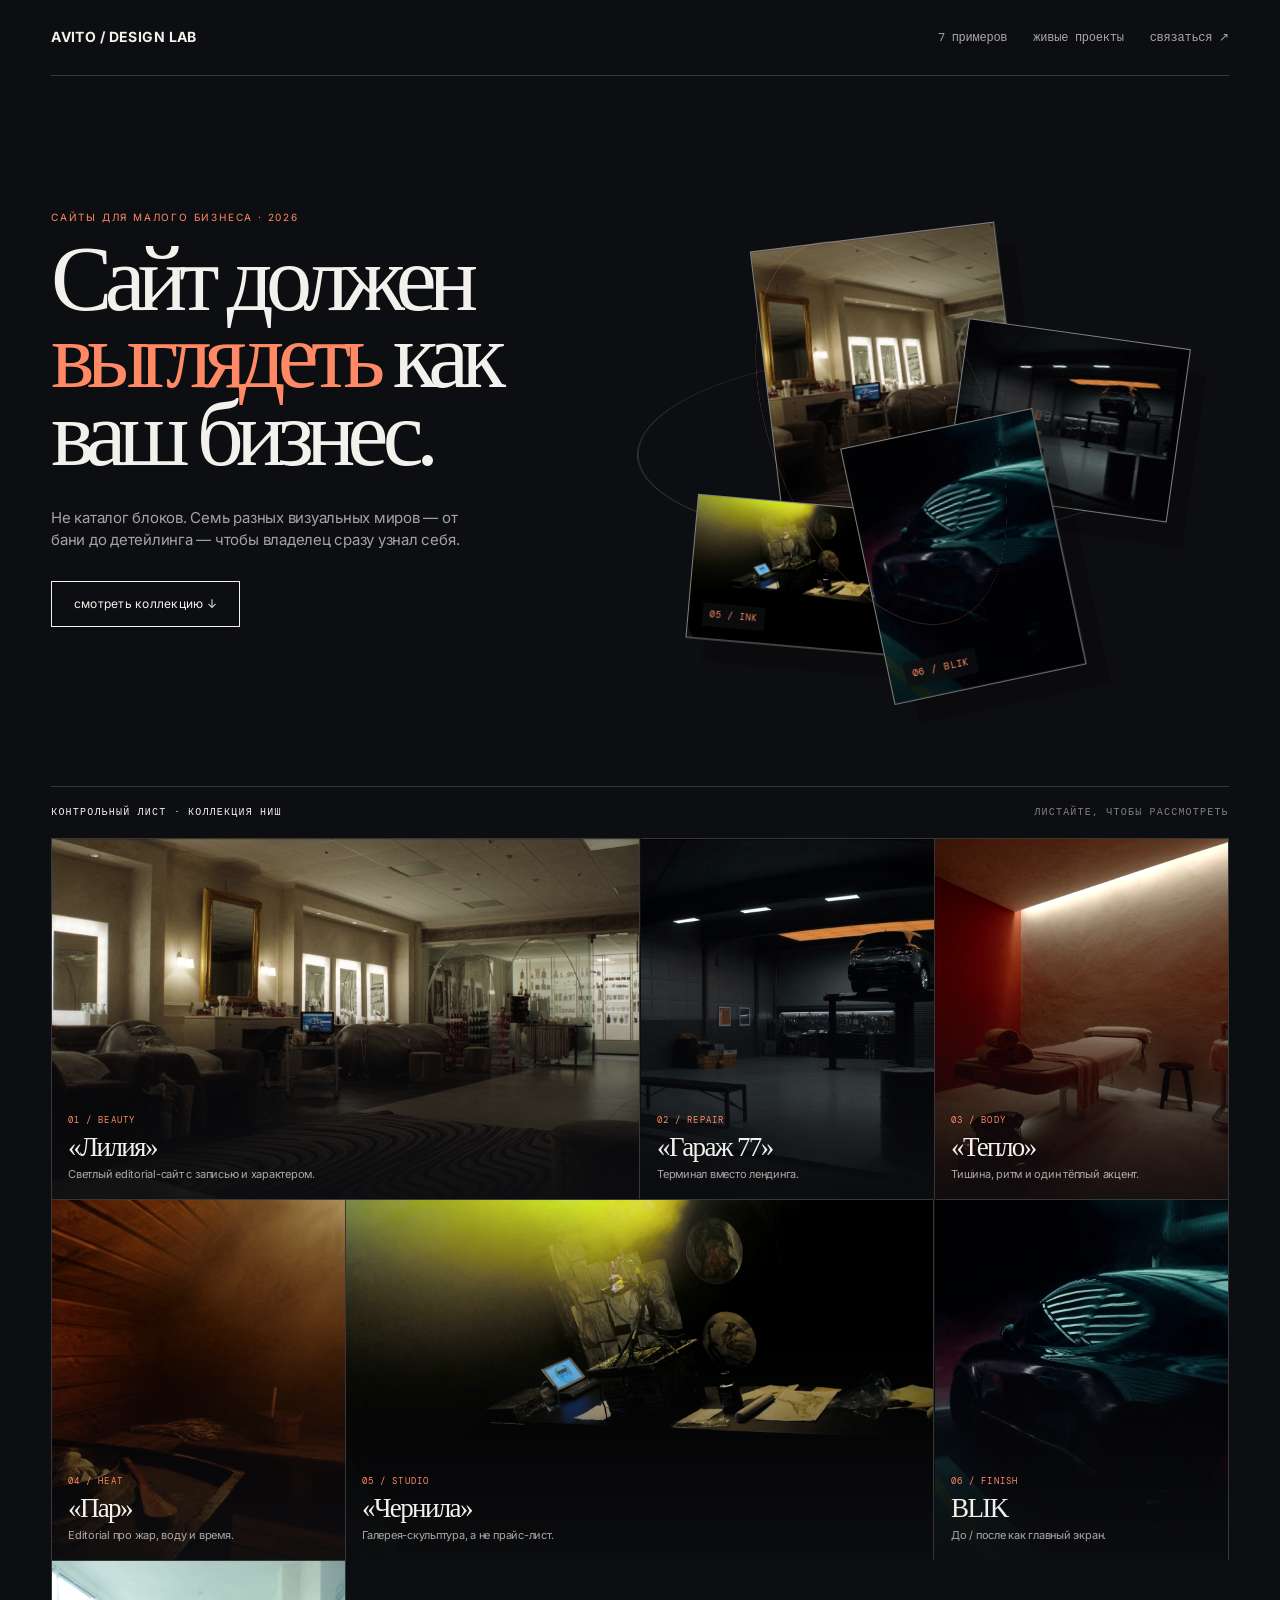
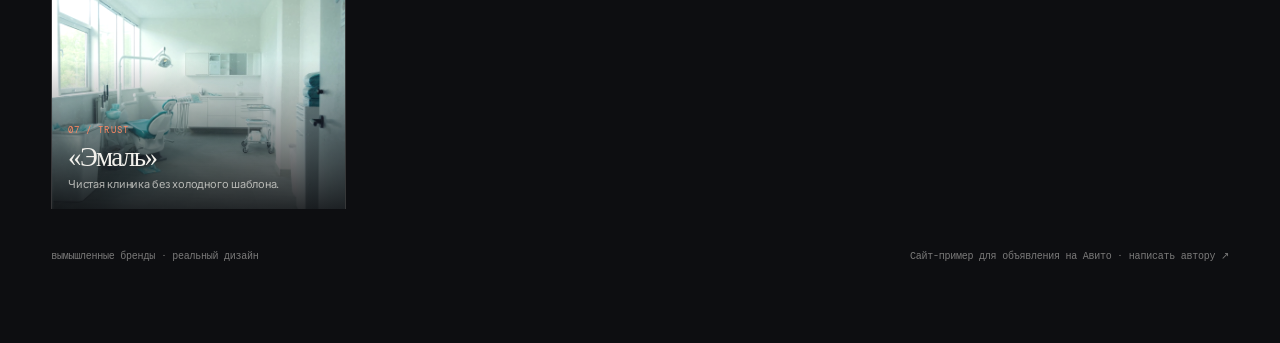
<file: index.html>
<!doctype html>
<html lang="ru">
<head>
  <meta charset="UTF-8">
  <meta name="viewport" content="width=device-width, initial-scale=1.0">
  <title>AVITO / Design Lab — сайты для бизнеса</title>
  <meta name="robots" content="noindex">
  <link rel="preconnect" href="https://fonts.googleapis.com">
  <link rel="preconnect" href="https://fonts.gstatic.com" crossorigin>
  <link href="https://fonts.googleapis.com/css2?family=DM+Mono:wght@400;500&family=Inter:wght@400;500;600;700&display=swap" rel="stylesheet">
  <link rel="stylesheet" href="redesign.css">
  <script src="redesign.js" defer></script>
</head>
<body class="rebuild site-index">
  <div class="r-page">
    <header class="r-wrap r-nav">
      <a class="r-wordmark" href="./">AVITO / DESIGN LAB</a>
      <nav class="r-nav-links">
        <a href="#examples">7 примеров</a>
        <a href="#live">живые проекты</a>
        <a href="mailto:ilyabargmgmt@gmail.com">связаться ↗</a>
      </nav>
    </header>

    <main>
      <section class="r-wrap index-hero">
        <div class="index-hero-copy" data-reveal>
          <p class="r-eyebrow">сайты для малого бизнеса · 2026</p>
          <h1>Сайт должен <em>выглядеть</em> как ваш бизнес.</h1>
          <p>Не каталог блоков. Семь разных визуальных миров — от бани до детейлинга — чтобы владелец сразу узнал себя.</p>
          <a class="r-button" href="#examples">смотреть коллекцию ↓</a>
        </div>
        <div class="index-orbit" data-tilt aria-hidden="true">
          <figure class="index-object index-object-a"><img src="assets/salon.jpg" alt=""><span class="r-stamp">01 / salon</span></figure>
          <figure class="index-object index-object-b"><img src="assets/autoservice.jpg" alt=""><span class="r-stamp">02 / garage</span></figure>
          <figure class="index-object index-object-c"><img src="assets/tattoo.jpg" alt=""><span class="r-stamp">05 / ink</span></figure>
          <figure class="index-object index-object-d"><img src="assets/detailing.jpg" alt=""><span class="r-stamp">06 / blik</span></figure>
        </div>
      </section>

      <section class="r-wrap index-sheet" id="examples">
        <div class="index-sheet-head"><span>контрольный лист · коллекция ниш</span><span>листайте, чтобы рассмотреть</span></div>
        <div class="index-grid">
          <a class="index-tile index-tile-wide" href="salon/" data-reveal>
            <img src="assets/salon.jpg" alt="Интерьер салона красоты">
            <div class="index-tile-copy"><small>01 / beauty</small><strong>«Лилия»</strong><span>Светлый editorial-сайт с записью и характером.</span></div>
          </a>
          <a class="index-tile" href="autoservice/" data-reveal>
            <img src="assets/autoservice.jpg" alt="Автомобиль в автосервисе">
            <div class="index-tile-copy"><small>02 / repair</small><strong>«Гараж 77»</strong><span>Терминал вместо лендинга.</span></div>
          </a>
          <a class="index-tile" href="spa/" data-reveal>
            <img src="assets/spa.jpg" alt="Кабинет SPA">
            <div class="index-tile-copy"><small>03 / body</small><strong>«Тепло»</strong><span>Тишина, ритм и один тёплый акцент.</span></div>
          </a>
          <a class="index-tile" href="banya/" data-reveal>
            <img src="assets/banya.jpg" alt="Парная баня">
            <div class="index-tile-copy"><small>04 / heat</small><strong>«Пар»</strong><span>Editorial про жар, воду и время.</span></div>
          </a>
          <a class="index-tile index-tile-wide" href="tattoo/" data-reveal>
            <img src="assets/tattoo.jpg" alt="Рабочее место тату-мастера">
            <div class="index-tile-copy"><small>05 / studio</small><strong>«Чернила»</strong><span>Галерея-скульптура, а не прайс-лист.</span></div>
          </a>
          <a class="index-tile" href="detailing/" data-reveal>
            <img src="assets/detailing.jpg" alt="Автомобиль в детейлинг-центре">
            <div class="index-tile-copy"><small>06 / finish</small><strong>BLIK</strong><span>До / после как главный экран.</span></div>
          </a>
          <a class="index-tile" href="dental/" data-reveal>
            <img src="assets/dental.jpg" alt="Стоматологический кабинет">
            <div class="index-tile-copy"><small>07 / trust</small><strong>«Эмаль»</strong><span>Чистая клиника без холодного шаблона.</span></div>
          </a>
        </div>
      </section>

      <section class="r-wrap index-footer" id="live">
        <span>вымышленные бренды · реальный дизайн</span>
        <span>Сайт-пример для объявления на Авито · написать автору ↗</span>
      </section>
    </main>
  </div>
</body>
</html>
</file>
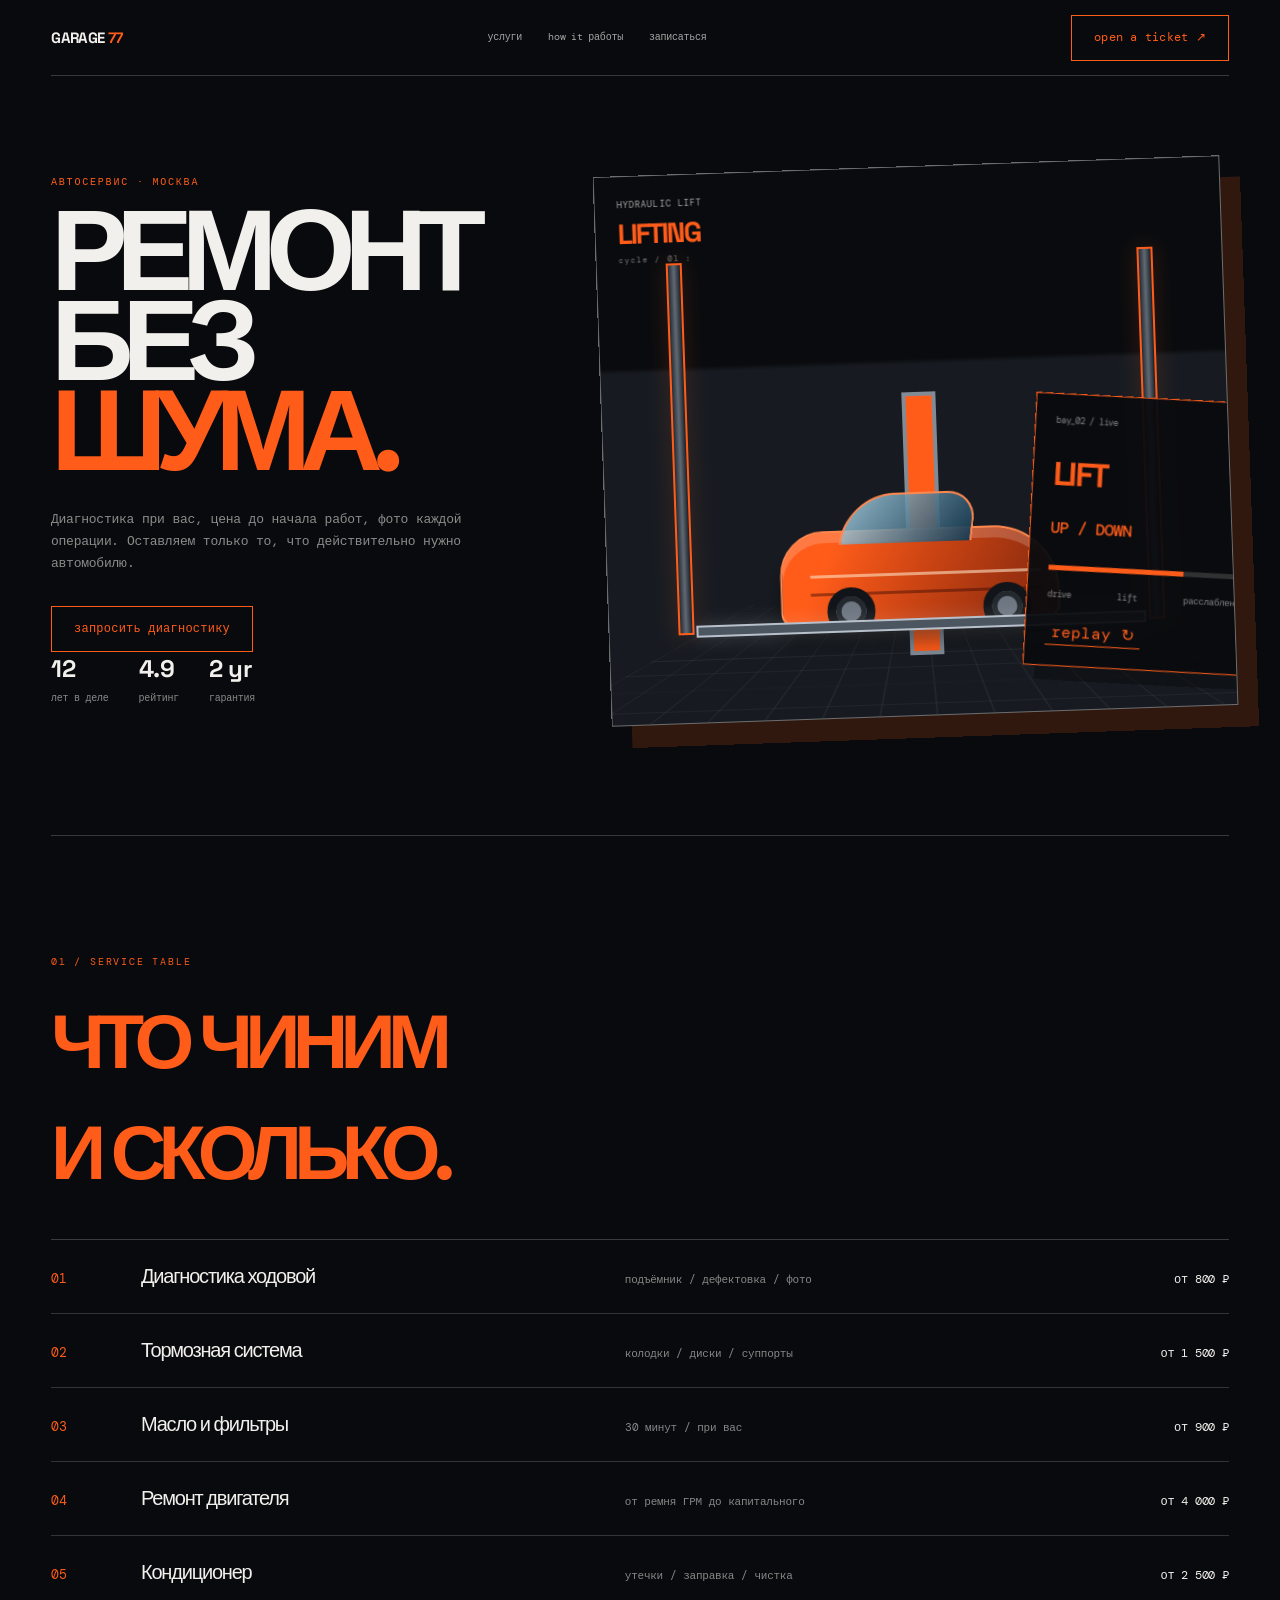
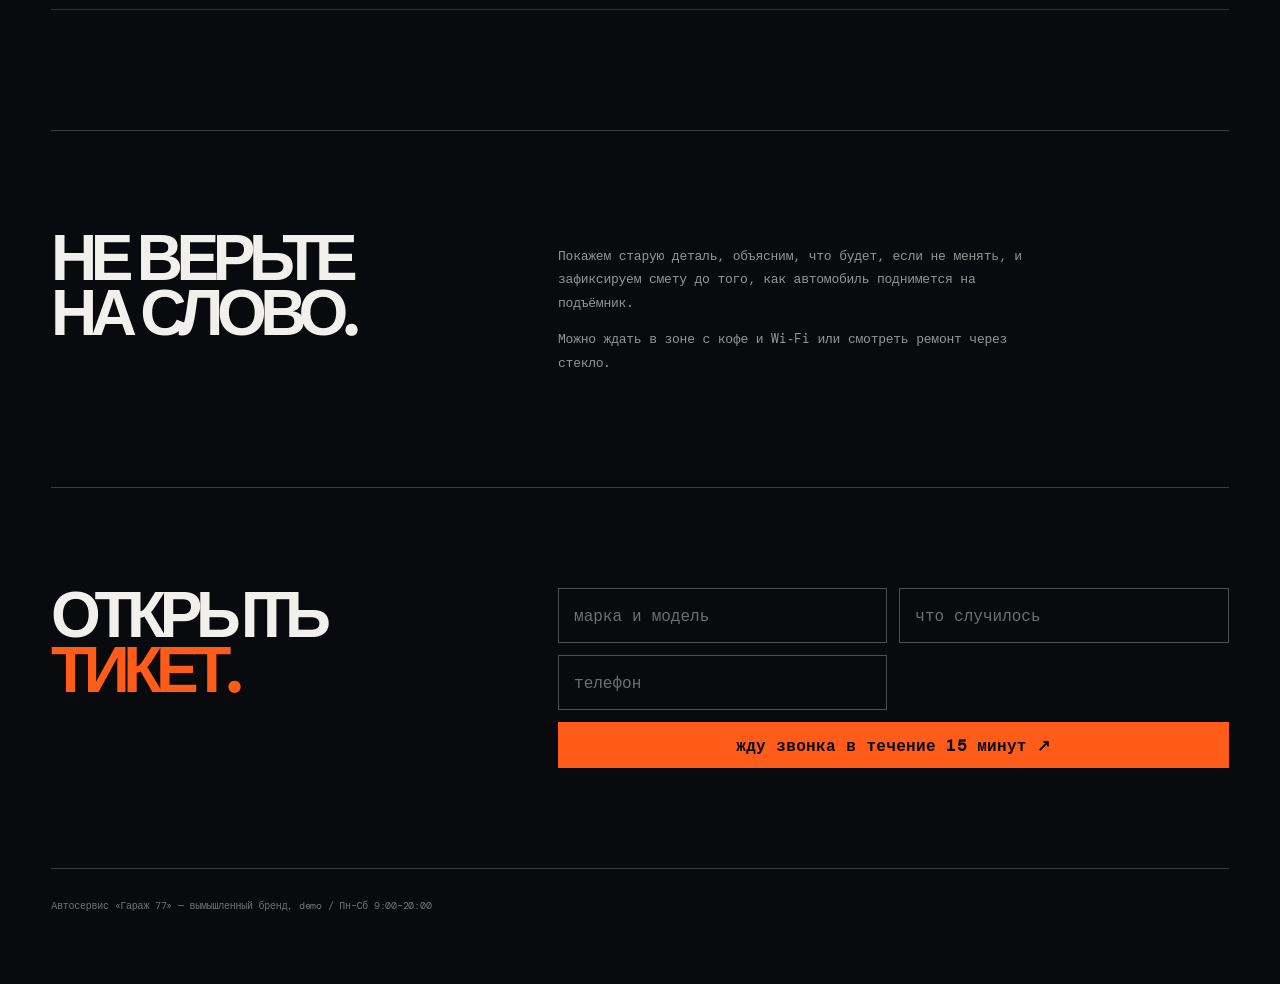
<file: autoservice/index.html>
<!doctype html>
<html lang="ru">
<head>
  <meta charset="UTF-8">
  <meta name="viewport" content="width=device-width, initial-scale=1.0">
  <title>Гараж 77 — автосервис</title>
  <meta name="robots" content="noindex">
  <link rel="preconnect" href="https://fonts.googleapis.com">
  <link rel="preconnect" href="https://fonts.gstatic.com" crossorigin>
  <link href="https://fonts.googleapis.com/css2?family=DM+Mono:wght@400;500&family=Space+Grotesk:wght@500;600;700&display=swap" rel="stylesheet">
  <link rel="stylesheet" href="../redesign.css">
  <script src="../redesign.js" defer></script>
</head>
<body class="rebuild site-garage">
  <div class="r-page">
    <header class="r-wrap r-nav">
      <a class="r-wordmark" href="../">GARAGE <b>77</b></a>
      <nav class="r-nav-links"><a href="#services">услуги</a><a href="#proof">how it работы</a><a href="#book">записаться</a></nav>
      <a class="r-button" href="#book">open a ticket ↗</a>
    </header>

    <main>
      <section class="r-wrap garage-hero">
        <div class="garage-copy" data-reveal>
          <p class="r-eyebrow">автосервис · Москва</p>
          <h1>Ремонт<br>без <span>шума.</span></h1>
          <p>Диагностика при вас, цена до начала работ, фото каждой операции. Оставляем только то, что действительно нужно автомобилю.</p>
          <a class="r-button" href="#book">запросить диагностику</a>
          <div class="garage-hero-meta"><div><strong>12</strong>лет в деле</div><div><strong>4.9</strong>рейтинг</div><div><strong>2 yr</strong>гарантия</div></div>
        </div>
        <div class="garage-bay" data-garage-lift tabindex="0" role="button" aria-label="Перезапустить подъём автомобиля" data-reveal>
          <div class="garage-lift-scene">
            <div class="garage-grid"></div>
            <div class="garage-column garage-column-left"></div><div class="garage-column garage-column-right"></div>
            <div class="garage-lift-platform">
              <div class="garage-car-2d"><i class="garage-wheel garage-wheel-left"></i><i class="garage-wheel garage-wheel-right"></i></div>
              <span class="garage-platform-line"></span>
            </div>
            <div class="garage-piston"><i></i></div>
            <div class="garage-lift-readout"><span>HYDRAULIC LIFT</span><b data-lift-status>LOWERED</b><small>cycle / 01 ↕</small></div>
          </div>
          <div class="garage-console"><div class="console-top"><span>bay_02 / live</span><span>12:44</span></div><strong>LIFT<br><em>UP / DOWN</em></strong><div class="console-bar"><i></i></div><div class="console-foot"><span>drive</span><span>lift</span><span>расслабление</span></div><button type="button" data-garage-replay>replay ↻</button></div>
        </div>
      </section>

      <section class="r-wrap garage-services" id="services" data-reveal>
        <p class="r-eyebrow" style="color:#ff5c1a">01 / service table</p>
        <h2>что чиним<br>и сколько.</h2>
        <div class="garage-table">
          <a class="garage-row" href="#book"><small>01</small><strong>Диагностика ходовой</strong><span>подъёмник / дефектовка / фото</span><b>от 800 ₽</b></a>
          <a class="garage-row" href="#book"><small>02</small><strong>Тормозная система</strong><span>колодки / диски / суппорты</span><b>от 1 500 ₽</b></a>
          <a class="garage-row" href="#book"><small>03</small><strong>Масло и фильтры</strong><span>30 минут / при вас</span><b>от 900 ₽</b></a>
          <a class="garage-row" href="#book"><small>04</small><strong>Ремонт двигателя</strong><span>от ремня ГРМ до капитального</span><b>от 4 000 ₽</b></a>
          <a class="garage-row" href="#book"><small>05</small><strong>Кондиционер</strong><span>утечки / заправка / чистка</span><b>от 2 500 ₽</b></a>
        </div>
      </section>

      <section class="r-wrap garage-proof" id="proof" data-reveal>
        <h2>не верьте<br>на слово.</h2>
        <div><p>Покажем старую деталь, объясним, что будет, если не менять, и зафиксируем смету до того, как автомобиль поднимется на подъёмник.</p><p>Можно ждать в зоне с кофе и Wi‑Fi или смотреть ремонт через стекло.</p></div>
      </section>

      <section class="r-wrap garage-proof" id="book" data-reveal>
        <h2>открыть<br><span style="color:#ff5c1a">тикет.</span></h2>
        <form class="garage-form" onsubmit="return false"><input placeholder="марка и модель"><input placeholder="что случилось"><input placeholder="телефон" type="tel"><button class="r-button" type="submit">жду звонка в течение 15 минут ↗</button></form>
      </section>
    </main>
    <footer class="r-wrap garage-footer">Автосервис «Гараж 77» — вымышленный бренд, demo / Пн–Сб 9:00–20:00</footer>
  </div>
</body>
</html>
</file>
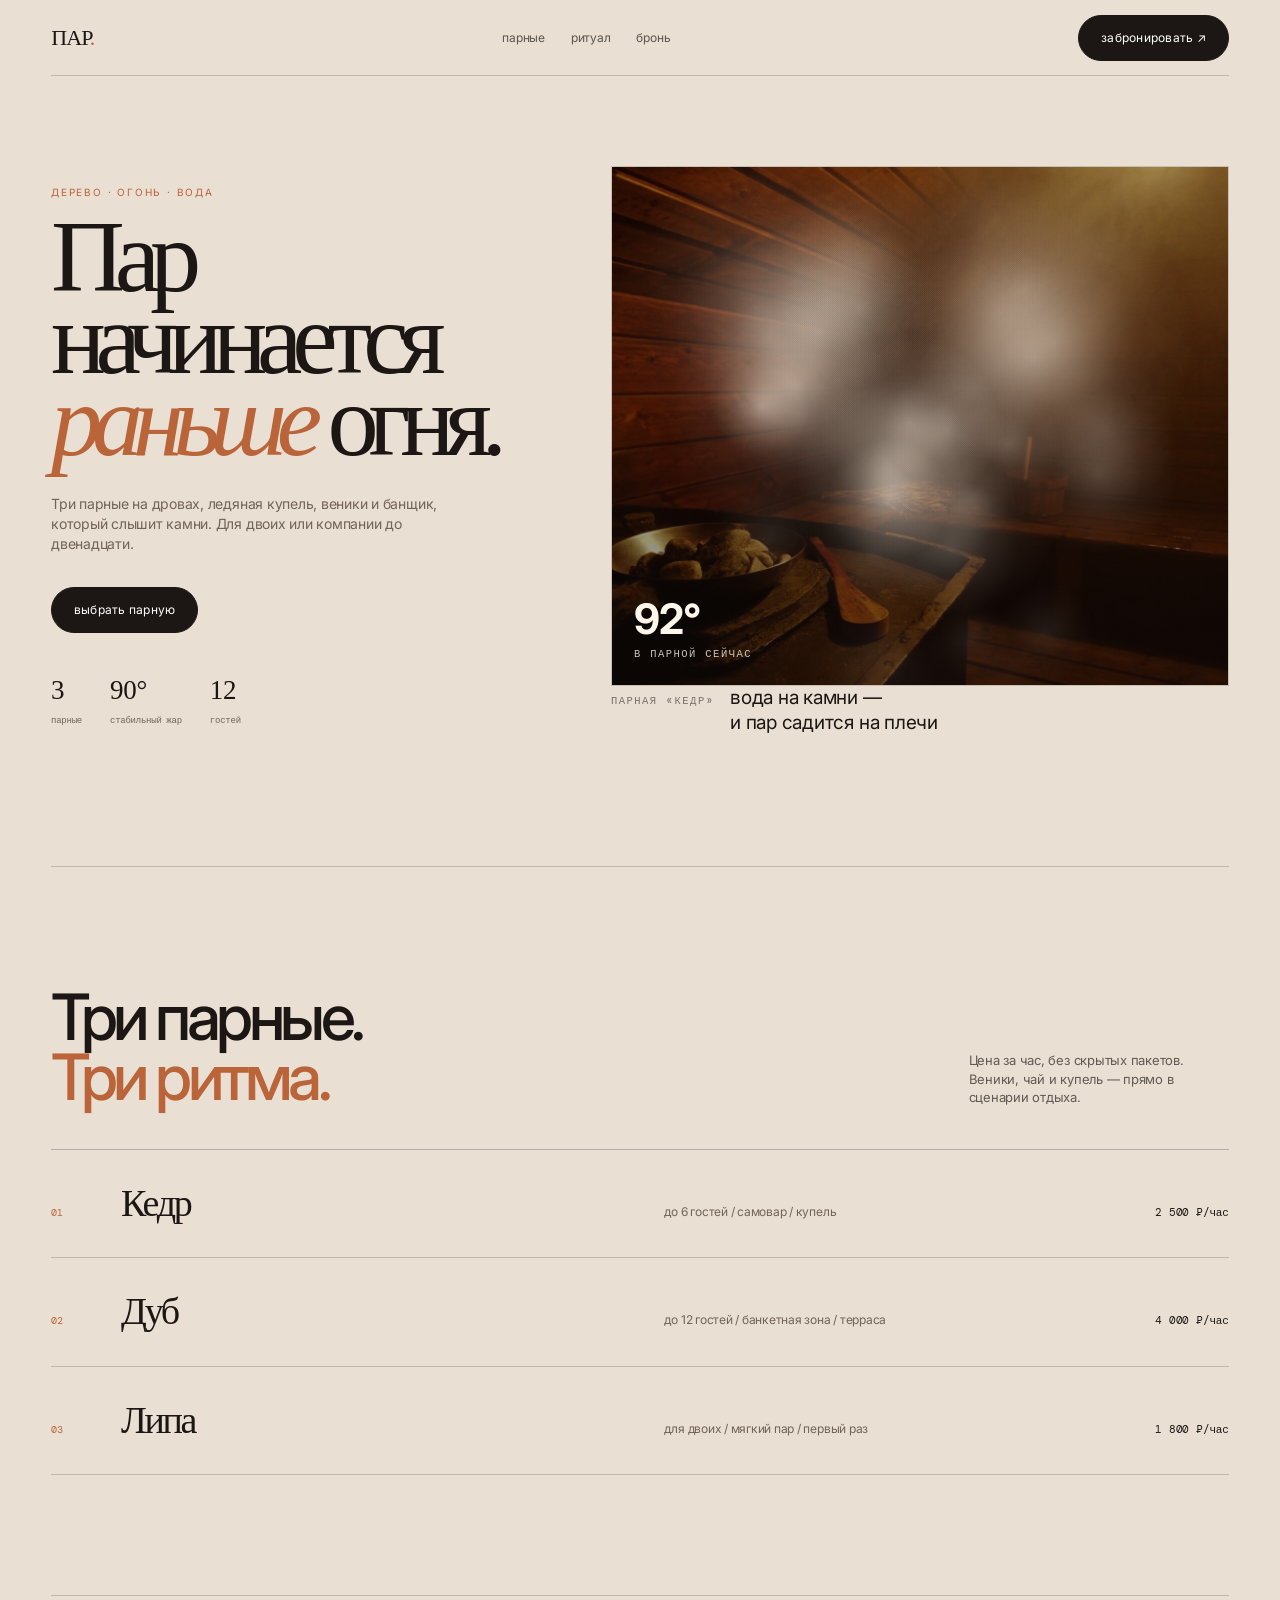
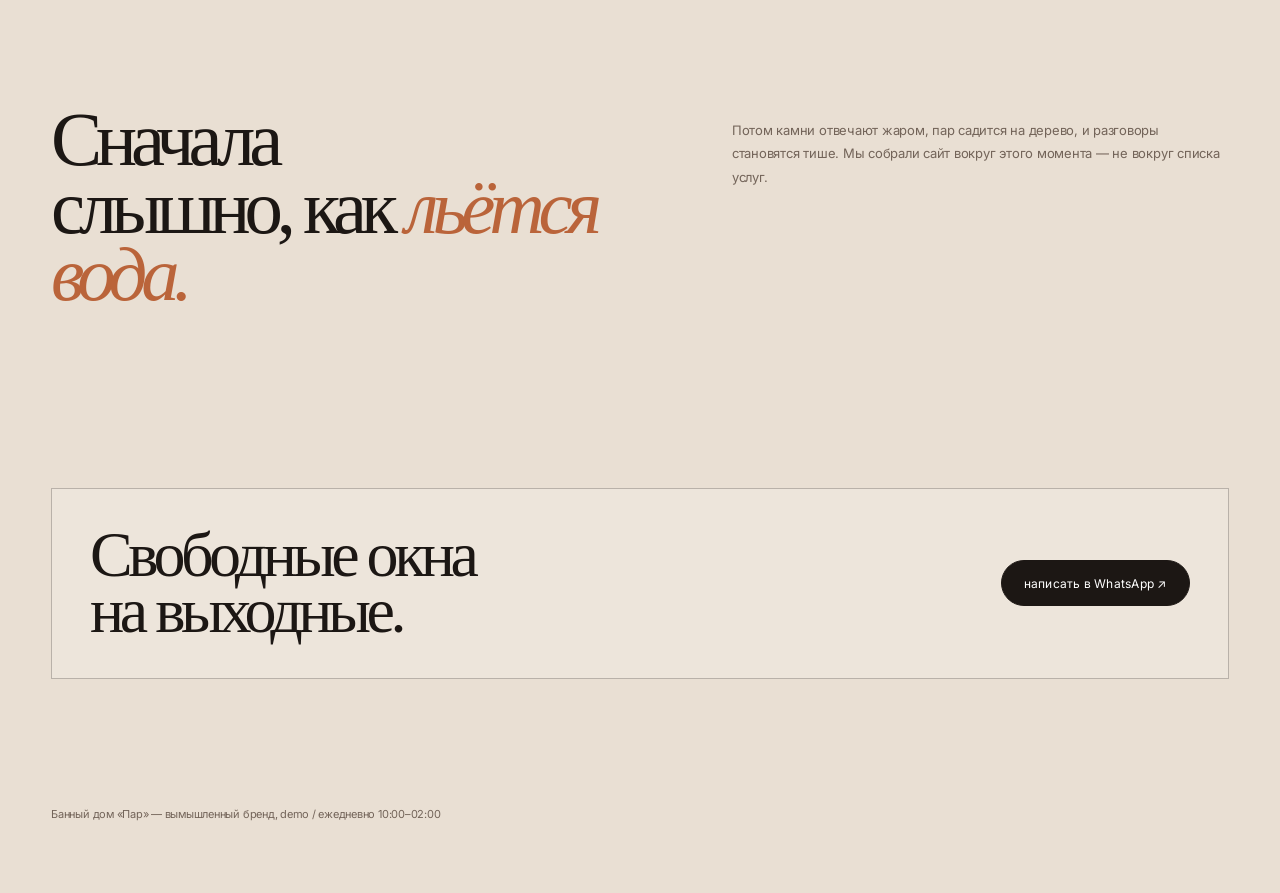
<file: banya/index.html>
<!doctype html>
<html lang="ru">
<head>
  <meta charset="UTF-8">
  <meta name="viewport" content="width=device-width, initial-scale=1.0">
  <title>Пар — банный дом</title>
  <meta name="robots" content="noindex">
  <link rel="preconnect" href="https://fonts.googleapis.com">
  <link rel="preconnect" href="https://fonts.gstatic.com" crossorigin>
  <link href="https://fonts.googleapis.com/css2?family=DM+Mono:wght@400;500&family=Inter:wght@400;500&display=swap" rel="stylesheet">
  <link rel="stylesheet" href="../redesign.css">
  <script src="../redesign.js" defer></script>
  <script src="../stage.js" defer></script>
</head>
<body class="rebuild site-banya">
  <div class="r-page">
    <header class="r-wrap r-nav">
      <a class="r-wordmark" href="../">ПАР<span>.</span></a>
      <nav class="r-nav-links"><a href="#rooms">парные</a><a href="#ritual">ритуал</a><a href="#book">бронь</a></nav>
      <a class="r-button" href="#book">забронировать ↗</a>
    </header>

    <main>
      <section class="r-wrap banya-hero">
        <div class="banya-copy" data-reveal>
          <p class="r-eyebrow">дерево · огонь · вода</p>
          <h1>Пар начинается <em>раньше</em> огня.</h1>
          <p>Три парные на дровах, ледяная купель, веники и банщик, который слышит камни. Для двоих или компании до двенадцати.</p>
          <a class="r-button" href="#book">выбрать парную</a>
          <div class="banya-facts"><div><strong>3</strong>парные</div><div><strong>90°</strong>стабильный жар</div><div><strong>12</strong>гостей</div></div>
        </div>
        <div class="banya-stage steam-stage" data-reveal>
          <div class="steam-frame">
            <div class="steam-photo" role="img" aria-label="Парная на дровах"></div>
            <canvas class="steam-canvas" data-steam aria-hidden="true"></canvas>
            <div class="steam-heat"><b>92°</b><span>в парной сейчас</span></div>
          </div>
          <div class="steam-note"><small>парная «Кедр»</small><b>вода на камни —<br>и пар садится на плечи</b></div>
        </div>
      </section>

      <section class="r-wrap banya-rooms" id="rooms" data-reveal>
        <div class="r-section-head"><h2>Три парные.<br><em>Три ритма.</em></h2><p>Цена за час, без скрытых пакетов. Веники, чай и купель — прямо в сценарии отдыха.</p></div>
        <div class="banya-room-list">
          <div class="banya-room-row"><small>01</small><strong>Кедр</strong><span>до 6 гостей / самовар / купель</span><b>2 500 ₽/час</b></div>
          <div class="banya-room-row"><small>02</small><strong>Дуб</strong><span>до 12 гостей / банкетная зона / терраса</span><b>4 000 ₽/час</b></div>
          <div class="banya-room-row"><small>03</small><strong>Липа</strong><span>для двоих / мягкий пар / первый раз</span><b>1 800 ₽/час</b></div>
        </div>
      </section>

      <section class="r-wrap banya-ritual" id="ritual" data-reveal>
        <h2>Сначала<br>слышно, как <em>льётся вода.</em></h2>
        <p>Потом камни отвечают жаром, пар садится на дерево, и разговоры становятся тише. Мы собрали сайт вокруг этого момента — не вокруг списка услуг.</p>
      </section>

      <section class="r-wrap banya-book" id="book" data-reveal><div class="banya-book-inner"><h2>Свободные окна<br>на выходные.</h2><a class="r-button" href="mailto:ilyabargmgmt@gmail.com">написать в WhatsApp ↗</a></div></section>
    </main>
    <footer class="r-wrap banya-footer">Банный дом «Пар» — вымышленный бренд, demo / ежедневно 10:00–02:00</footer>
  </div>
</body>
</html>
</file>
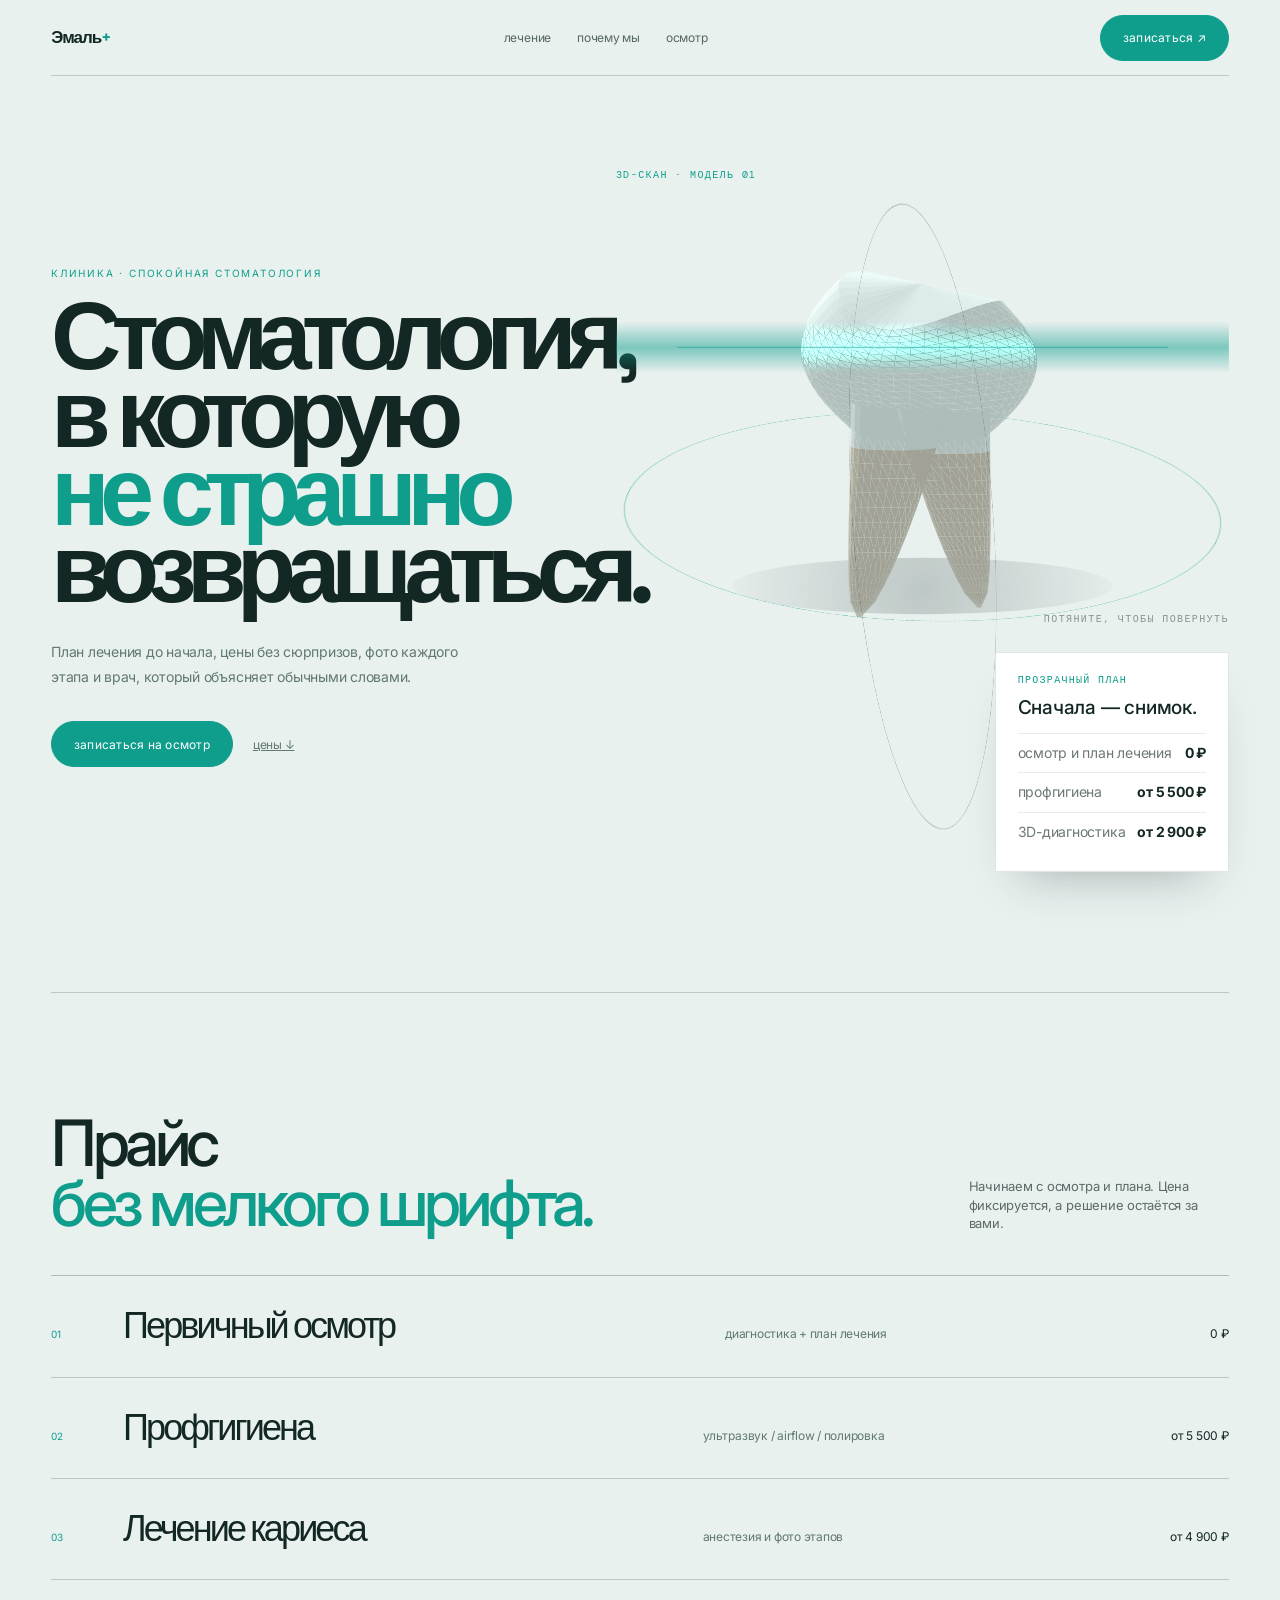
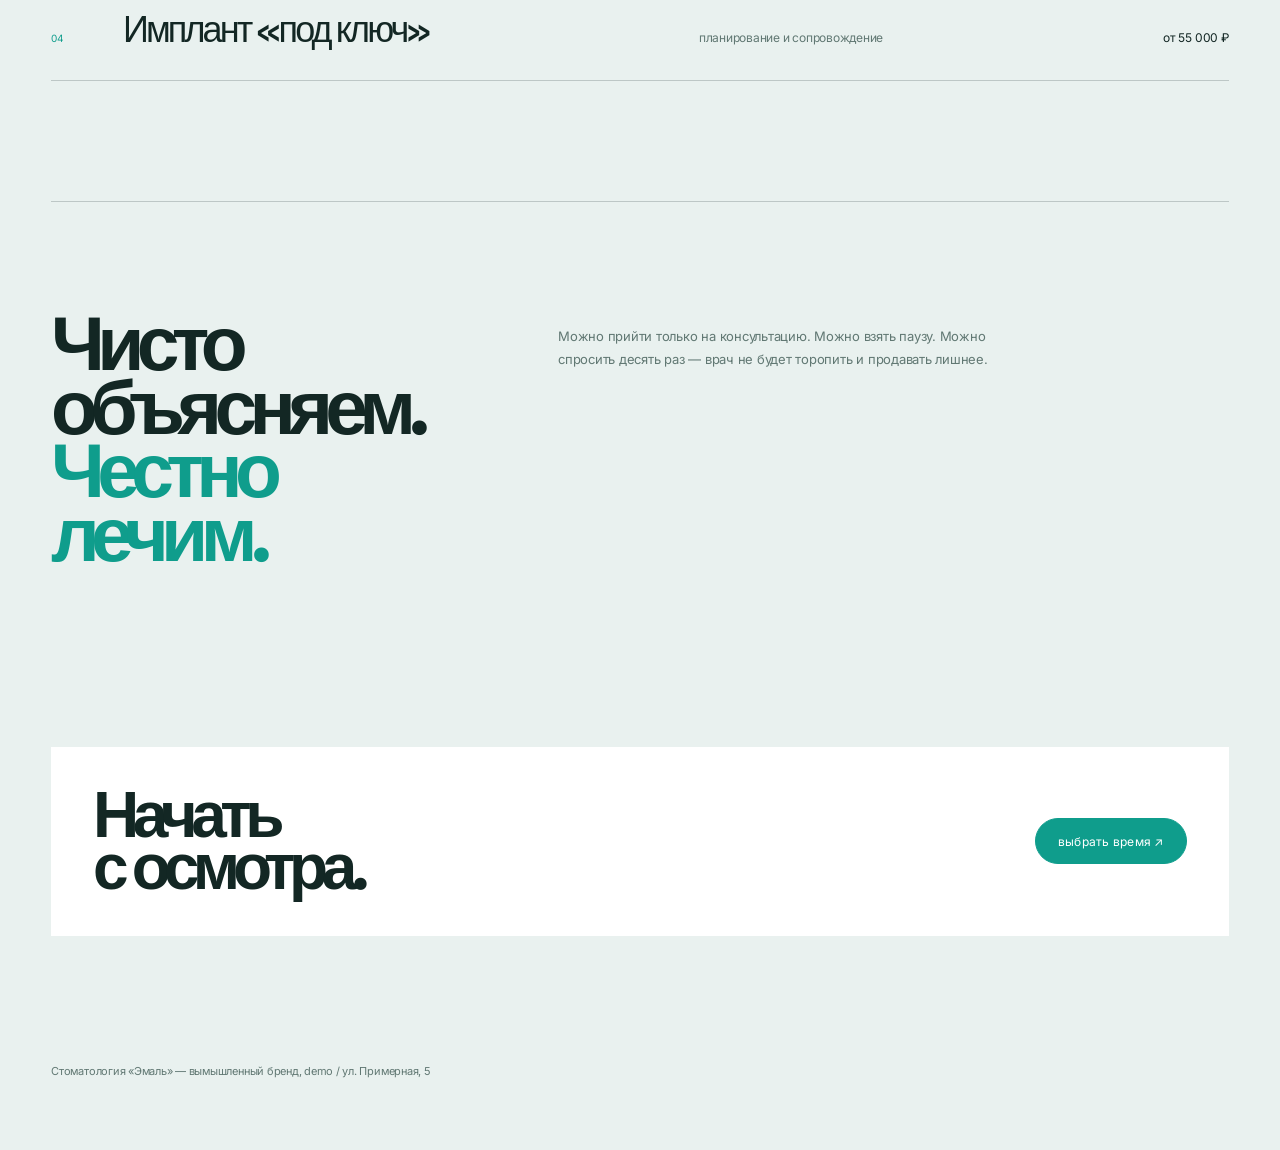
<file: dental/index.html>
<!doctype html>
<html lang="ru">
<head>
  <meta charset="UTF-8">
  <meta name="viewport" content="width=device-width, initial-scale=1.0">
  <title>Эмаль — стоматология</title>
  <meta name="robots" content="noindex">
  <link rel="preconnect" href="https://fonts.googleapis.com">
  <link rel="preconnect" href="https://fonts.gstatic.com" crossorigin>
  <link href="https://fonts.googleapis.com/css2?family=DM+Mono:wght@400;500&family=Inter:wght@400;500&family=Space+Grotesk:wght@500;600;700&display=swap" rel="stylesheet">
  <link rel="stylesheet" href="../redesign.css">
  <script src="../redesign.js" defer></script>
  <script src="../stage.js" defer></script>
</head>
<body class="rebuild site-dental">
  <div class="r-page">
    <header class="r-wrap r-nav">
      <a class="r-wordmark" href="../">Эмаль<span>+</span></a>
      <nav class="r-nav-links"><a href="#services">лечение</a><a href="#proof">почему мы</a><a href="#book">осмотр</a></nav>
      <a class="r-button" href="#book">записаться ↗</a>
    </header>

    <main>
      <section class="r-wrap dental-hero">
        <div class="dental-copy" data-reveal>
          <p class="r-eyebrow">клиника · спокойная стоматология</p>
          <h1>Стоматология, в которую <span>не страшно</span> возвращаться.</h1>
          <p>План лечения до начала, цены без сюрпризов, фото каждого этапа и врач, который объясняет обычными словами.</p>
          <div class="dental-actions"><a class="r-button" href="#book">записаться на осмотр</a><a class="text-link" href="#services">цены ↓</a></div>
        </div>
        <div class="dental-stage tooth-stage" data-reveal>
          <div class="tooth-frame">
            <canvas class="tooth-canvas" data-tooth aria-label="3D-модель зуба, можно вращать"></canvas>
            <span class="tooth-kicker">3D-скан · модель 01</span>
            <span class="tooth-hint">потяните, чтобы повернуть</span>
          </div>
          <div class="tooth-slip">
            <small>прозрачный план</small><strong>Сначала — снимок.</strong>
            <div class="tooth-row"><span>осмотр и план лечения</span><b>0 ₽</b></div>
            <div class="tooth-row"><span>профгигиена</span><b>от 5 500 ₽</b></div>
            <div class="tooth-row"><span>3D-диагностика</span><b>от 2 900 ₽</b></div>
          </div>
        </div>
      </section>

      <section class="r-wrap dental-services" id="services" data-reveal>
        <div class="r-section-head"><h2>Прайс<br><span>без мелкого шрифта.</span></h2><p>Начинаем с осмотра и плана. Цена фиксируется, а решение остаётся за вами.</p></div>
        <div class="dental-service-list">
          <div class="dental-service-row"><small>01</small><strong>Первичный осмотр</strong><span>диагностика + план лечения</span><b>0 ₽</b></div>
          <div class="dental-service-row"><small>02</small><strong>Профгигиена</strong><span>ультразвук / airflow / полировка</span><b>от 5 500 ₽</b></div>
          <div class="dental-service-row"><small>03</small><strong>Лечение кариеса</strong><span>анестезия и фото этапов</span><b>от 4 900 ₽</b></div>
          <div class="dental-service-row"><small>04</small><strong>Имплант «под ключ»</strong><span>планирование и сопровождение</span><b>от 55 000 ₽</b></div>
        </div>
      </section>

      <section class="r-wrap dental-proof" id="proof" data-reveal><h2>Чисто<br>объясняем.<br><span>Честно лечим.</span></h2><p>Можно прийти только на консультацию. Можно взять паузу. Можно спросить десять раз — врач не будет торопить и продавать лишнее.</p></section>
      <section class="r-wrap dental-book" id="book" data-reveal><div class="dental-book-inner"><h2>Начать<br>с осмотра.</h2><a class="r-button" href="mailto:ilyabargmgmt@gmail.com">выбрать время ↗</a></div></section>
    </main>
    <footer class="r-wrap dental-footer">Стоматология «Эмаль» — вымышленный бренд, demo / ул. Примерная, 5</footer>
  </div>
</body>
</html>
</file>
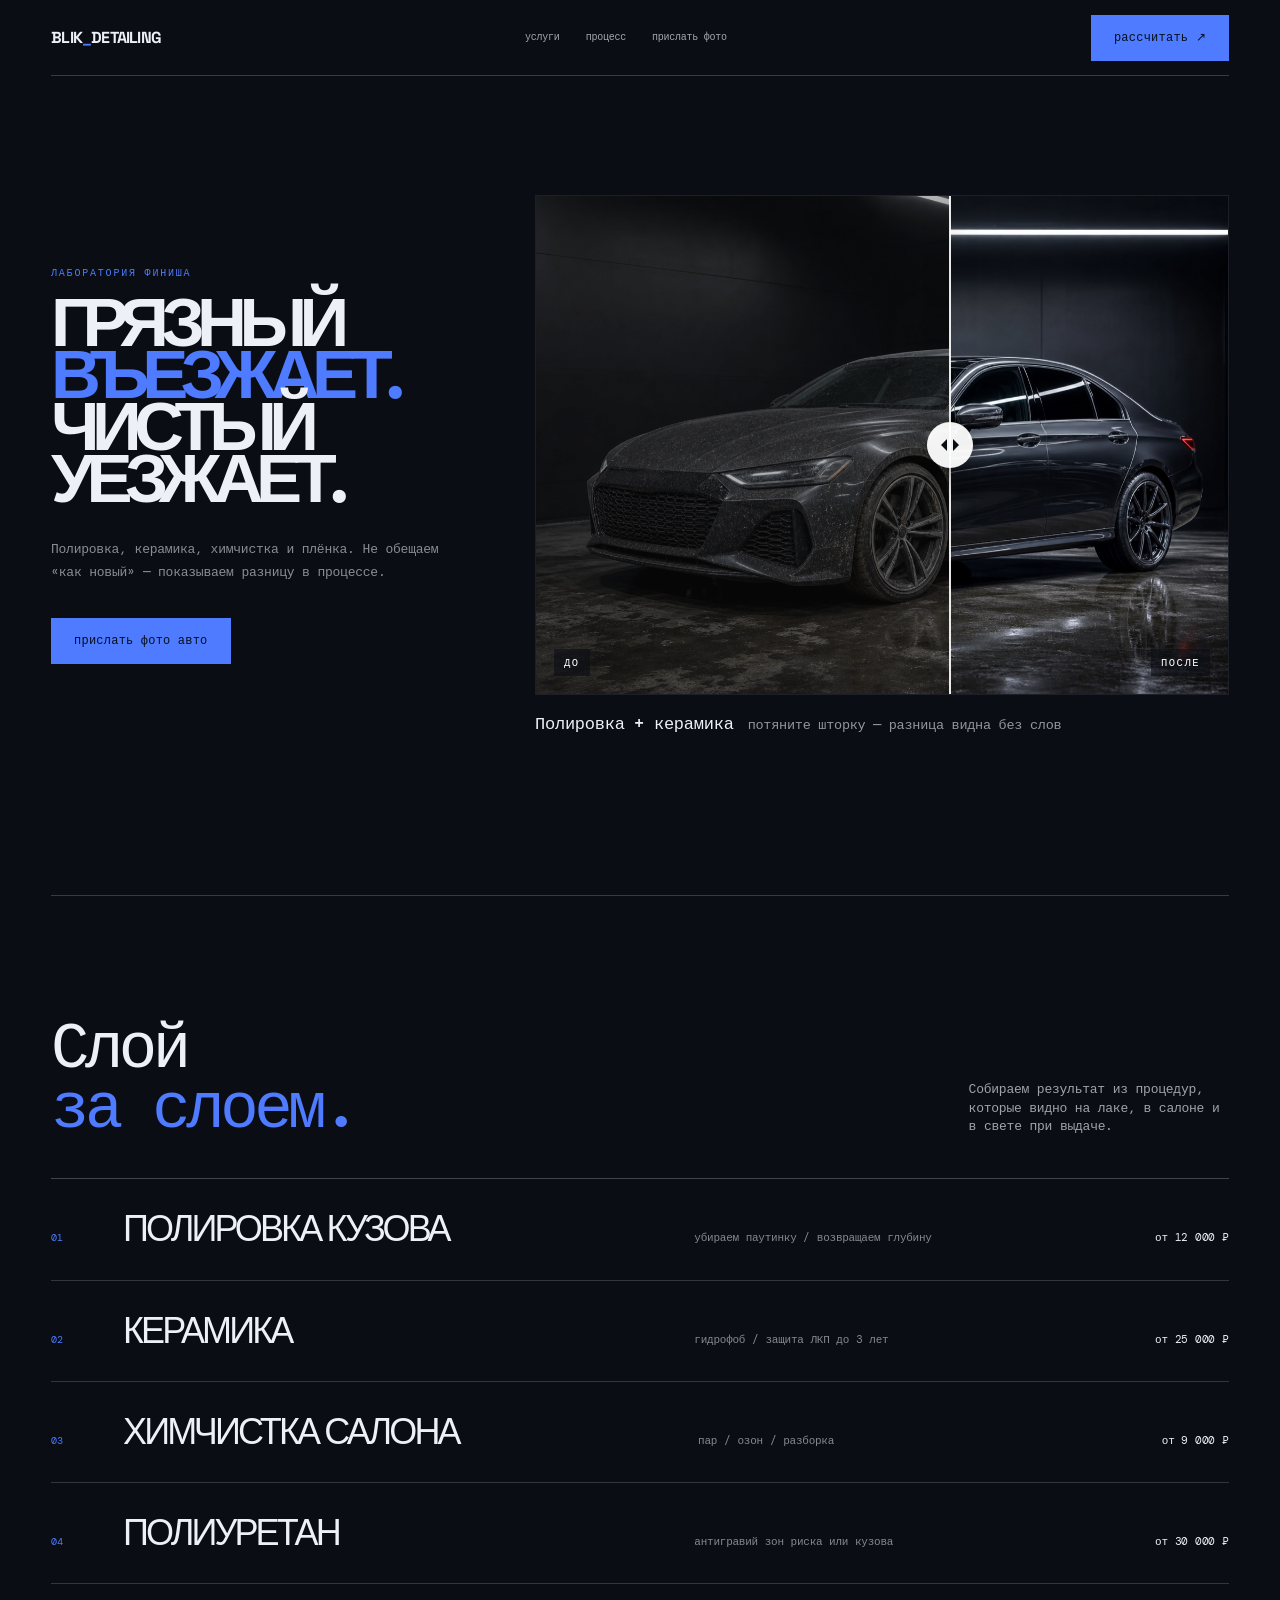
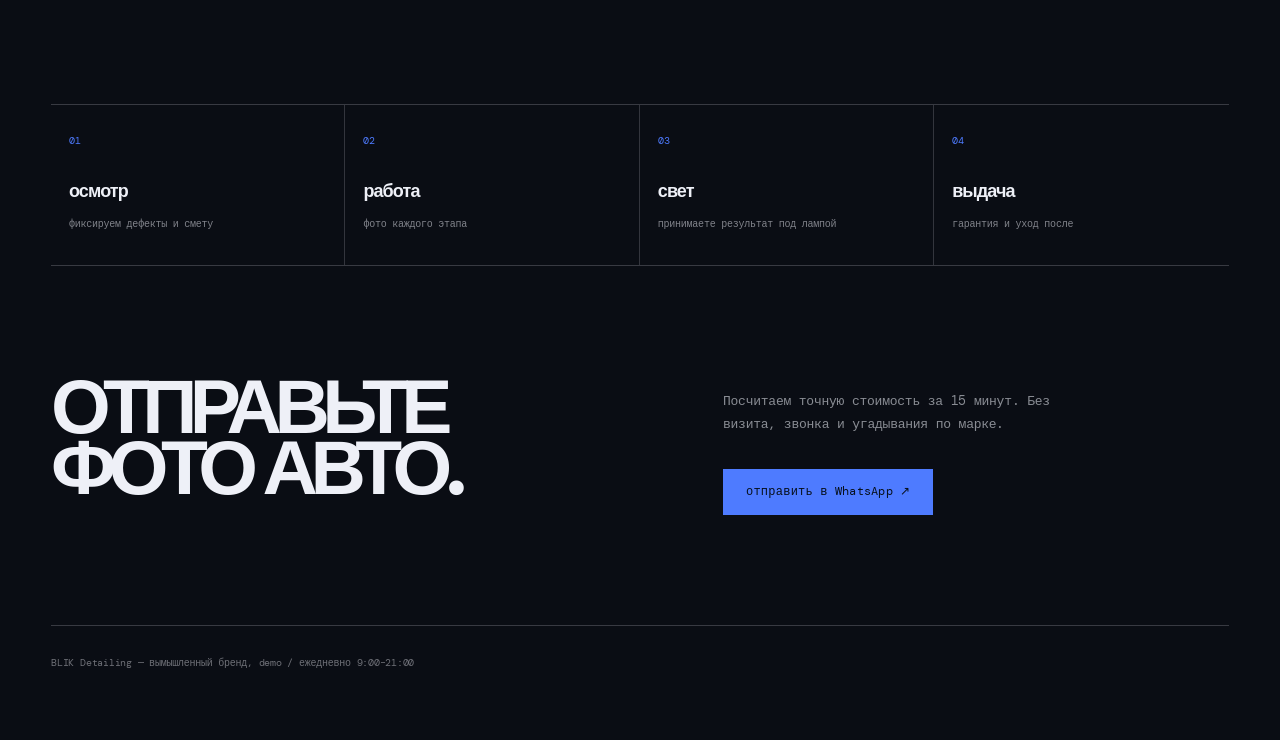
<file: detailing/index.html>
<!doctype html>
<html lang="ru">
<head>
  <meta charset="UTF-8">
  <meta name="viewport" content="width=device-width, initial-scale=1.0">
  <title>BLIK — детейлинг-центр</title>
  <meta name="robots" content="noindex">
  <link rel="preconnect" href="https://fonts.googleapis.com">
  <link rel="preconnect" href="https://fonts.gstatic.com" crossorigin>
  <link href="https://fonts.googleapis.com/css2?family=DM+Mono:wght@400;500&family=Space+Grotesk:wght@500;600;700&display=swap" rel="stylesheet">
  <link rel="stylesheet" href="../redesign.css">
  <script src="../redesign.js" defer></script>
  <script src="../stage.js" defer></script>
</head>
<body class="rebuild site-detailing">
  <div class="r-page">
    <header class="r-wrap r-nav">
      <a class="r-wordmark" href="../">BLIK<span>_</span>DETAILING</a>
      <nav class="r-nav-links"><a href="#services">услуги</a><a href="#process">процесс</a><a href="#book">прислать фото</a></nav>
      <a class="r-button" href="#book">рассчитать ↗</a>
    </header>

    <main>
      <section class="r-wrap detail-hero">
        <div class="detail-copy" data-reveal>
          <p class="r-eyebrow">лаборатория финиша</p>
          <h1>Грязный<br><span>въезжает.</span><br>Чистый<br>уезжает.</h1>
          <p>Полировка, керамика, химчистка и плёнка. Не обещаем «как новый» — показываем разницу в процессе.</p>
          <a class="r-button" href="#book">прислать фото авто</a>
        </div>
        <div class="detail-stage-wrap" data-reveal>
          <div class="cmp" data-compare role="slider" aria-label="Сравнение до и после полировки" tabindex="0">
            <div class="cmp-before"></div>
            <div class="cmp-after"></div>
            <div class="cmp-handle"><i></i></div>
            <span class="cmp-tag cmp-tag-l">до</span>
            <span class="cmp-tag cmp-tag-r">после</span>
          </div>
          <div class="cmp-note"><b>Полировка + керамика</b><span>потяните шторку — разница видна без слов</span></div>
        </div>
      </section>

      <section class="r-wrap detail-services" id="services" data-reveal>
        <div class="r-section-head"><h2>Слой<br><span>за слоем.</span></h2><p>Собираем результат из процедур, которые видно на лаке, в салоне и в свете при выдаче.</p></div>
        <div class="detail-service-list">
          <div class="detail-service-row"><small>01</small><strong>Полировка кузова</strong><span>убираем паутинку / возвращаем глубину</span><b>от 12 000 ₽</b></div>
          <div class="detail-service-row"><small>02</small><strong>Керамика</strong><span>гидрофоб / защита ЛКП до 3 лет</span><b>от 25 000 ₽</b></div>
          <div class="detail-service-row"><small>03</small><strong>Химчистка салона</strong><span>пар / озон / разборка</span><b>от 9 000 ₽</b></div>
          <div class="detail-service-row"><small>04</small><strong>Полиуретан</strong><span>антигравий зон риска или кузова</span><b>от 30 000 ₽</b></div>
        </div>
      </section>

      <section class="r-wrap detail-steps" id="process" data-reveal>
        <div class="detail-step"><small>01</small><strong>осмотр</strong><span>фиксируем дефекты и смету</span></div>
        <div class="detail-step"><small>02</small><strong>работа</strong><span>фото каждого этапа</span></div>
        <div class="detail-step"><small>03</small><strong>свет</strong><span>принимаете результат под лампой</span></div>
        <div class="detail-step"><small>04</small><strong>выдача</strong><span>гарантия и уход после</span></div>
      </section>

      <section class="r-wrap detail-book" id="book" data-reveal><h2>Отправьте<br>фото авто.</h2><div><p>Посчитаем точную стоимость за 15 минут. Без визита, звонка и угадывания по марке.</p><a class="r-button" href="mailto:ilyabargmgmt@gmail.com">отправить в WhatsApp ↗</a></div></section>
    </main>
    <footer class="r-wrap detail-footer">BLIK Detailing — вымышленный бренд, demo / ежедневно 9:00–21:00</footer>
  </div>
</body>
</html>
</file>
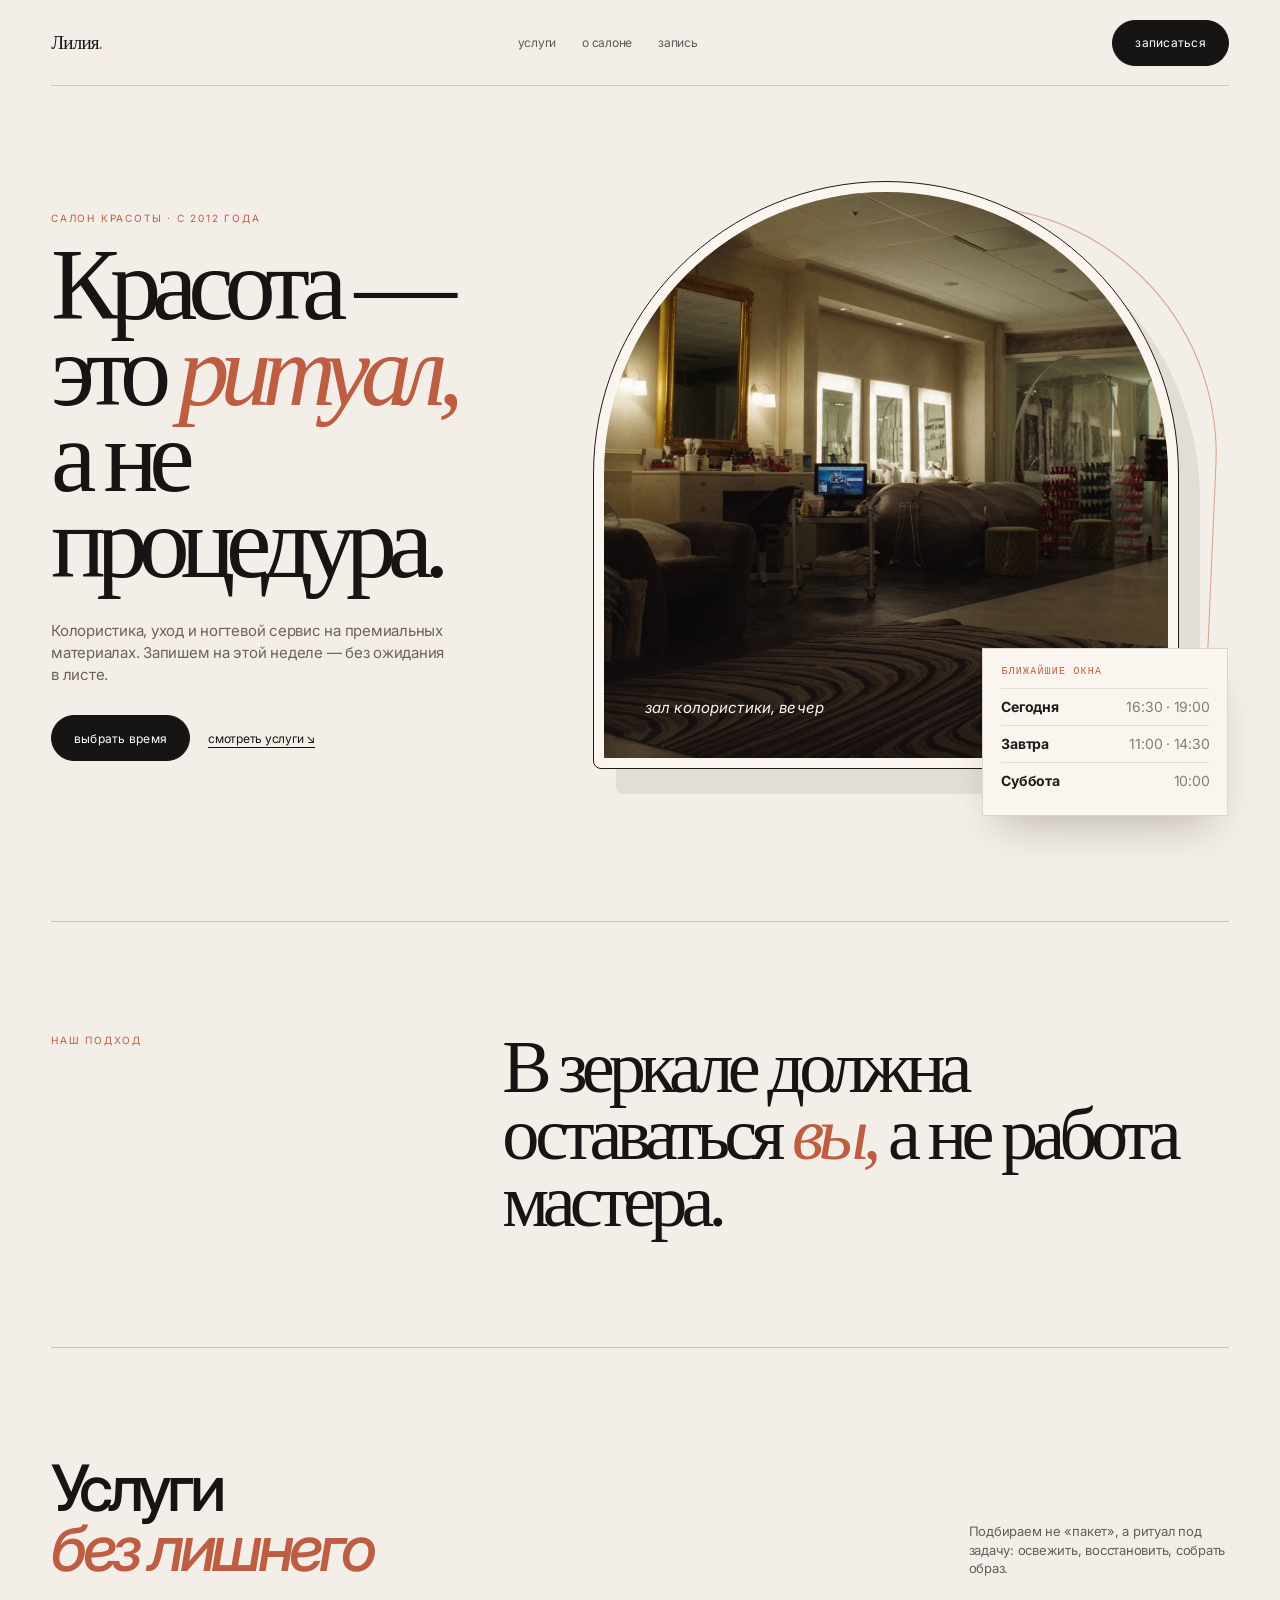
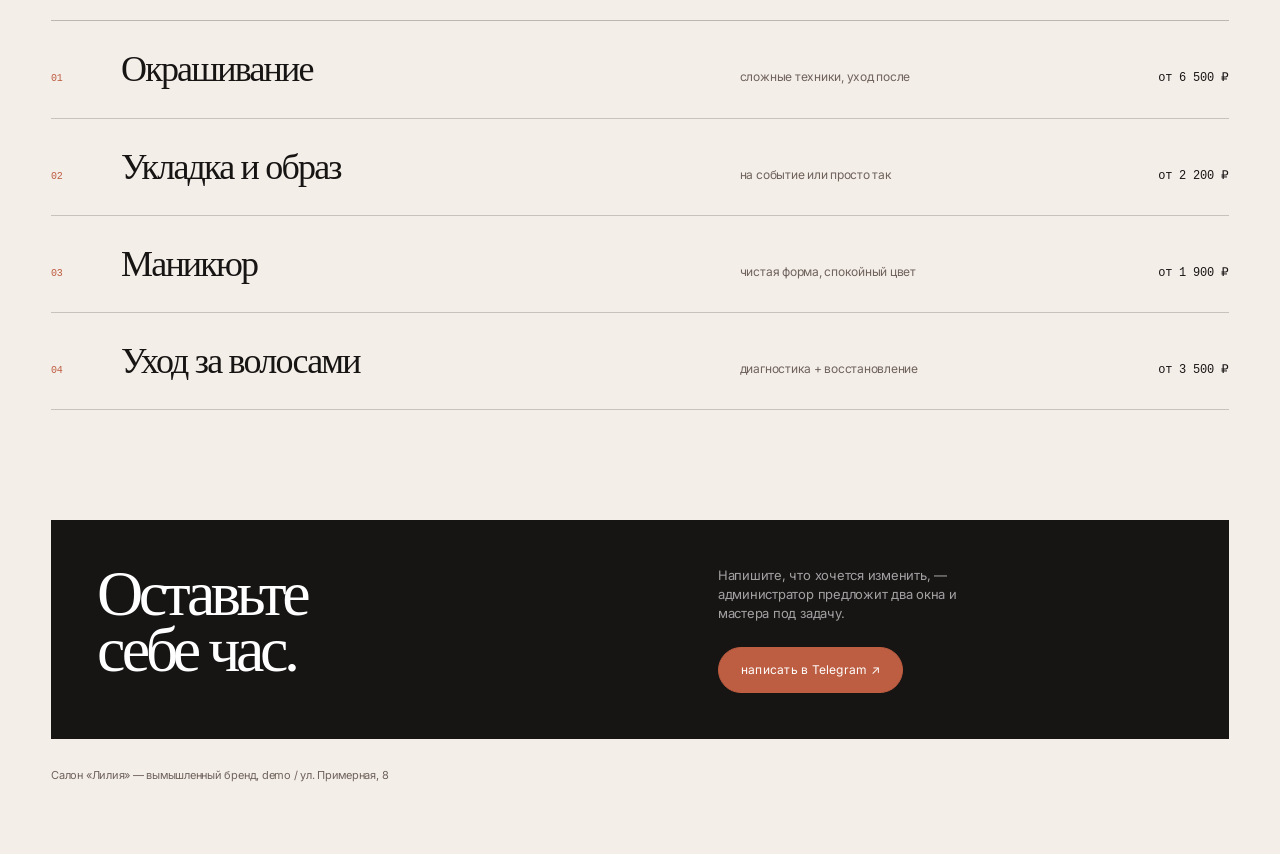
<file: salon/index.html>
<!doctype html>
<html lang="ru">
<head>
  <meta charset="UTF-8">
  <meta name="viewport" content="width=device-width, initial-scale=1.0">
  <title>Лилия — салон красоты</title>
  <meta name="robots" content="noindex">
  <link rel="preconnect" href="https://fonts.googleapis.com">
  <link rel="preconnect" href="https://fonts.gstatic.com" crossorigin>
  <link href="https://fonts.googleapis.com/css2?family=Inter:wght@400;500;600&display=swap" rel="stylesheet">
  <link rel="stylesheet" href="../redesign.css">
  <script src="../redesign.js" defer></script>
</head>
<body class="rebuild site-salon">
  <div class="r-page">
    <header class="r-wrap r-nav">
      <a class="r-wordmark" href="../">Лилия<em>.</em></a>
      <nav class="r-nav-links"><a href="#services">услуги</a><a href="#about">о салоне</a><a href="#book">запись</a></nav>
      <a class="r-button" href="#book">записаться</a>
    </header>

    <main>
      <section class="r-wrap salon-hero">
        <div class="salon-copy" data-reveal>
          <p class="r-eyebrow">салон красоты · с 2012 года</p>
          <h1>Красота — это <em>ритуал,</em> а не процедура.</h1>
          <p>Колористика, уход и ногтевой сервис на премиальных материалах. Запишем на этой неделе — без ожидания в листе.</p>
          <div class="salon-links"><a class="r-button" href="#book">выбрать время</a><a class="text-link" href="#services">смотреть услуги ↘</a></div>
        </div>
        <div class="salon-visual salon-photo-visual" data-reveal>
          <div class="salon-arch-outline" aria-hidden="true"></div>
          <div class="salon-arch" role="img" aria-label="Интерьер салона: зеркала с подсветкой"></div>
          <div class="salon-arch-caption">зал колористики, вечер</div>
          <div class="salon-slots-card">
            <small>ближайшие окна</small>
            <div class="salon-slot"><b>Сегодня</b><span>16:30 · 19:00</span></div>
            <div class="salon-slot"><b>Завтра</b><span>11:00 · 14:30</span></div>
            <div class="salon-slot"><b>Суббота</b><span>10:00</span></div>
          </div>
        </div>
      </section>

      <section class="r-wrap salon-manifesto" id="about" data-reveal>
        <p class="r-eyebrow">наш подход</p>
        <h2>В зеркале должна оставаться <em>вы,</em> а не работа мастера.</h2>
      </section>

      <section class="r-wrap salon-services" id="services" data-reveal>
        <div class="r-section-head"><h2>Услуги<br><em style="color:#bd5d41">без лишнего</em></h2><p>Подбираем не «пакет», а ритуал под задачу: освежить, восстановить, собрать образ.</p></div>
        <div class="salon-service-list">
          <div class="salon-service-row"><small>01</small><strong>Окрашивание</strong><span>сложные техники, уход после</span><b>от 6 500 ₽</b></div>
          <div class="salon-service-row"><small>02</small><strong>Укладка и образ</strong><span>на событие или просто так</span><b>от 2 200 ₽</b></div>
          <div class="salon-service-row"><small>03</small><strong>Маникюр</strong><span>чистая форма, спокойный цвет</span><b>от 1 900 ₽</b></div>
          <div class="salon-service-row"><small>04</small><strong>Уход за волосами</strong><span>диагностика + восстановление</span><b>от 3 500 ₽</b></div>
        </div>
      </section>

      <section class="r-wrap salon-book" id="book" data-reveal>
        <div><h2>Оставьте<br>себе час.</h2></div>
        <div><p>Напишите, что хочется изменить, — администратор предложит два окна и мастера под задачу.</p><a class="r-button" href="mailto:ilyabargmgmt@gmail.com">написать в Telegram ↗</a></div>
      </section>
    </main>
    <footer class="r-wrap salon-footer">Салон «Лилия» — вымышленный бренд, demo / ул. Примерная, 8</footer>
  </div>
</body>
</html>
</file>
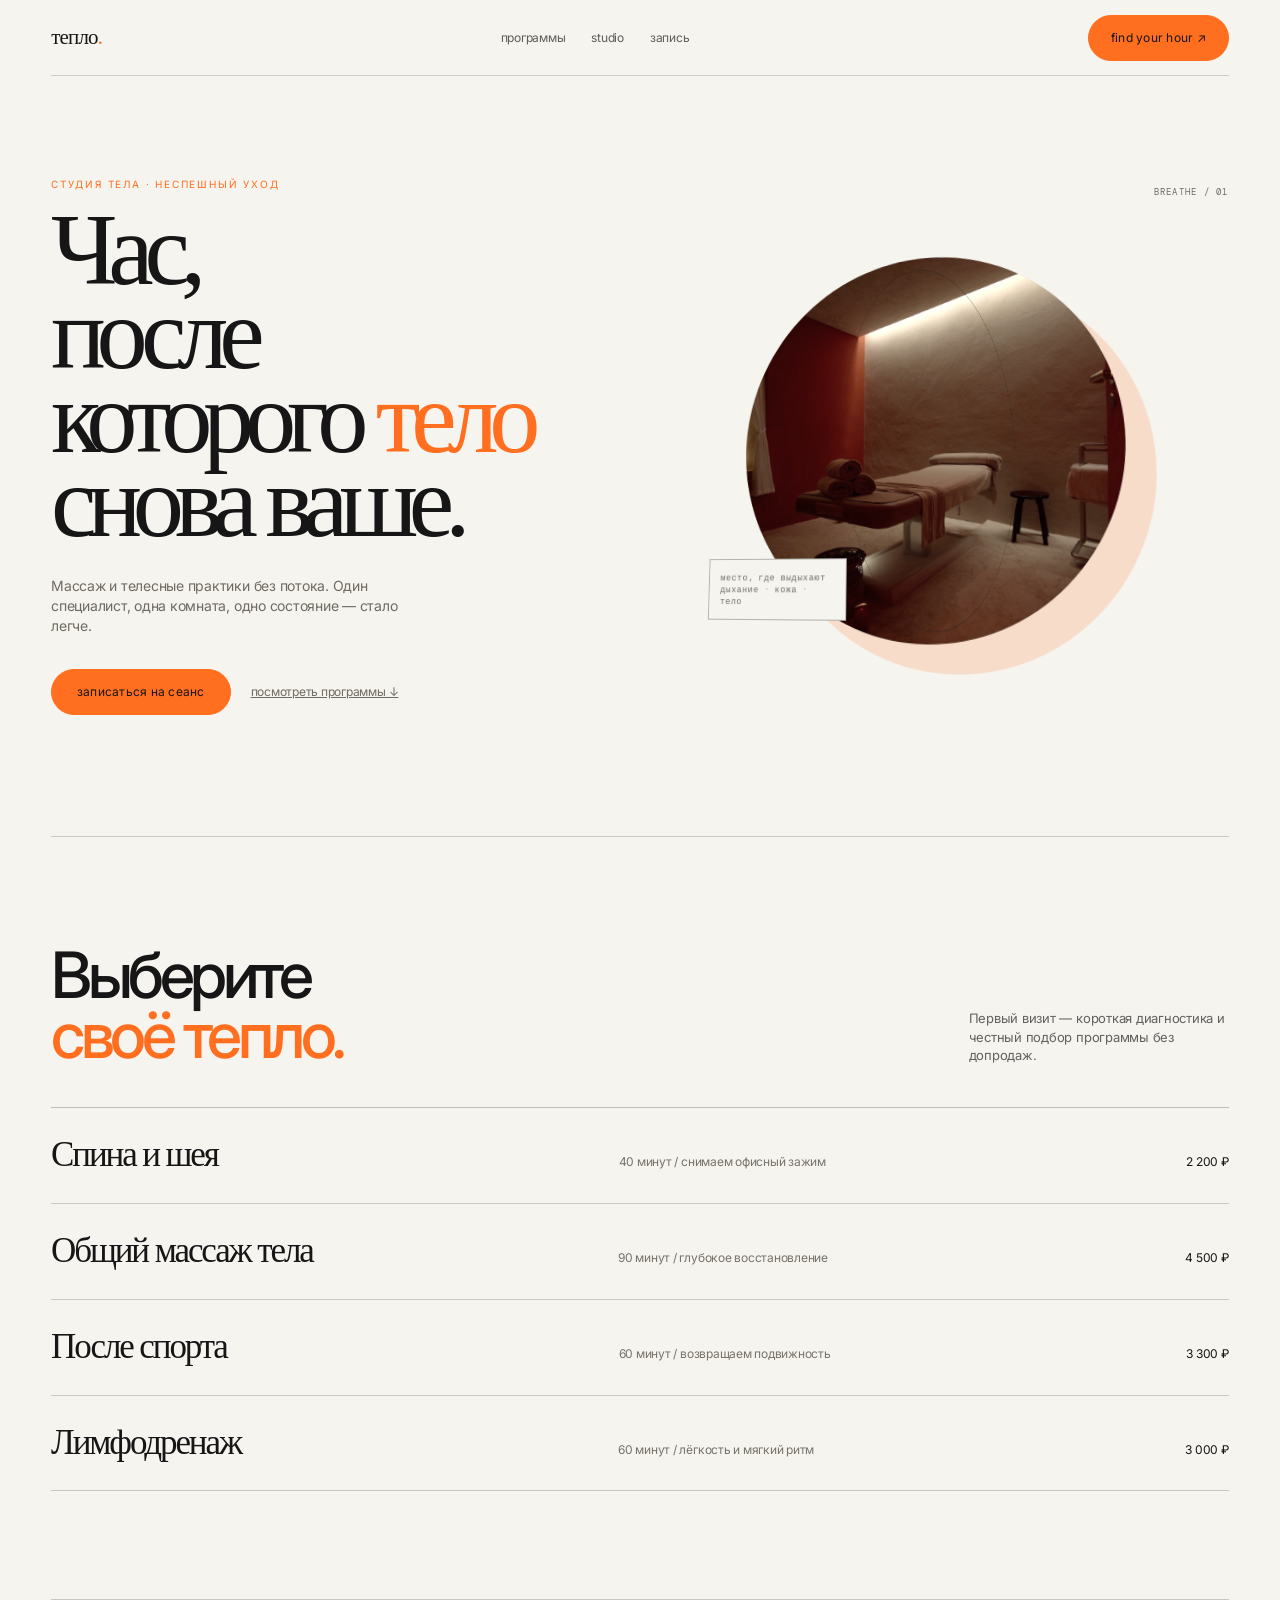
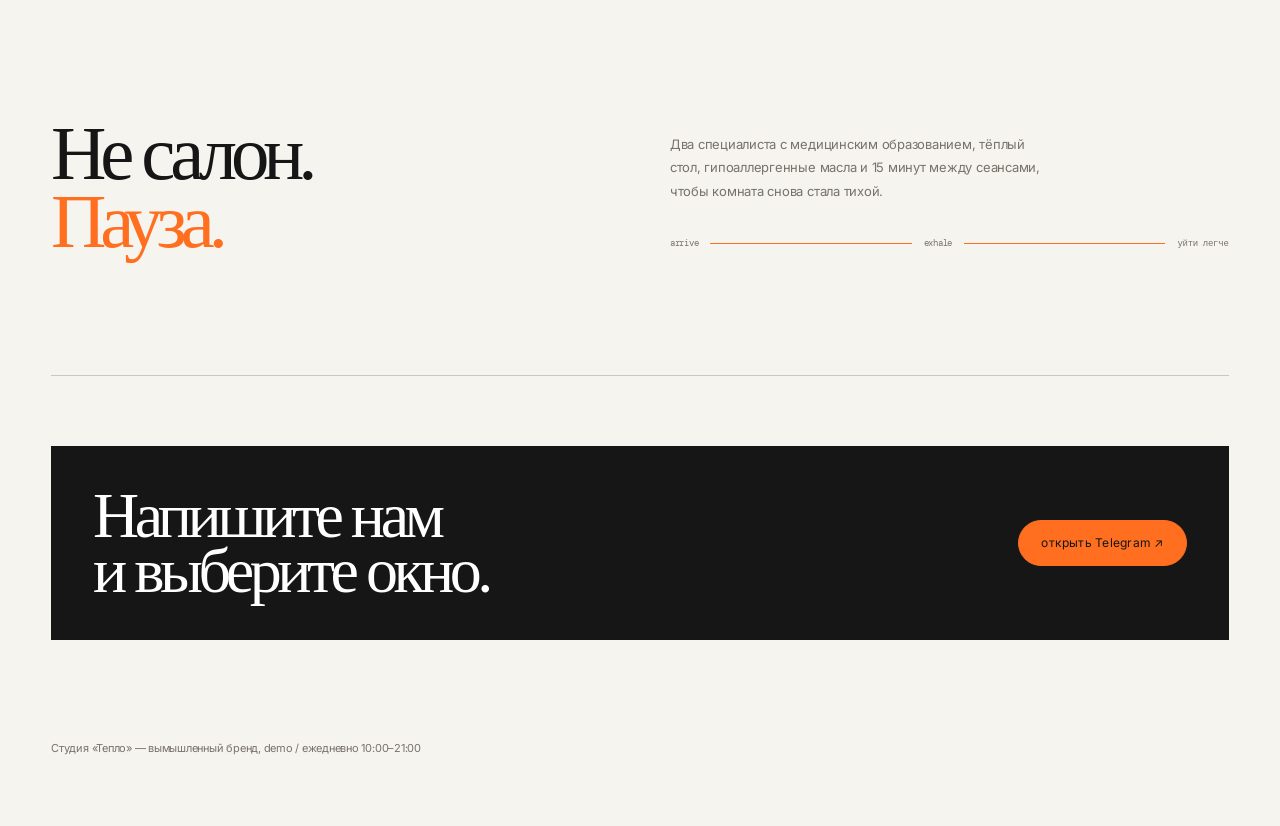
<file: spa/index.html>
<!doctype html>
<html lang="ru">
<head>
  <meta charset="UTF-8">
  <meta name="viewport" content="width=device-width, initial-scale=1.0">
  <title>Тепло — массаж и телесные практики</title>
  <meta name="robots" content="noindex">
  <link rel="preconnect" href="https://fonts.googleapis.com">
  <link rel="preconnect" href="https://fonts.gstatic.com" crossorigin>
  <link href="https://fonts.googleapis.com/css2?family=DM+Mono:wght@400;500&family=Inter:wght@400;500;600&display=swap" rel="stylesheet">
  <link rel="stylesheet" href="../redesign.css">
  <script src="../redesign.js" defer></script>
</head>
<body class="rebuild site-spa">
  <div class="r-page">
    <header class="r-wrap r-nav">
      <a class="r-wordmark" href="../">тепло<span>.</span></a>
      <nav class="r-nav-links"><a href="#services">программы</a><a href="#ritual">studio</a><a href="#book">запись</a></nav>
      <a class="r-button" href="#book">find your hour ↗</a>
    </header>

    <main>
      <section class="r-wrap spa-hero">
        <div class="spa-copy" data-reveal>
          <p class="r-eyebrow">студия тела · неспешный уход</p>
          <h1>Час,<br>после которого <em>тело</em><br>снова ваше.</h1>
          <p>Массаж и телесные практики без потока. Один специалист, одна комната, одно состояние — стало легче.</p>
          <div class="spa-actions"><a class="r-button" href="#book">записаться на сеанс</a><a class="text-link" href="#services">посмотреть программы ↓</a></div>
        </div>
        <div class="spa-object" data-tilt data-reveal>
          <div class="spa-orb"><img src="../assets/spa.jpg" alt="Тёплый кабинет студии Тепло"><div class="spa-orb-label">место, где выдыхают<br>дыхание · кожа · тело</div></div>
        </div>
      </section>

      <section class="r-wrap spa-services" id="services" data-reveal>
        <div class="r-section-head"><h2>Выберите<br><em>своё тепло.</em></h2><p>Первый визит — короткая диагностика и честный подбор программы без допродаж.</p></div>
        <div class="spa-service-list">
          <div class="spa-service-row"><strong>Спина и шея</strong><span>40 минут / снимаем офисный зажим</span><b>2 200 ₽</b></div>
          <div class="spa-service-row"><strong>Общий массаж тела</strong><span>90 минут / глубокое восстановление</span><b>4 500 ₽</b></div>
          <div class="spa-service-row"><strong>После спорта</strong><span>60 минут / возвращаем подвижность</span><b>3 300 ₽</b></div>
          <div class="spa-service-row"><strong>Лимфодренаж</strong><span>60 минут / лёгкость и мягкий ритм</span><b>3 000 ₽</b></div>
        </div>
      </section>

      <section class="r-wrap spa-ritual" id="ritual" data-reveal>
        <div><h2>Не салон.<br><em>Пауза.</em></h2></div>
        <div><p>Два специалиста с медицинским образованием, тёплый стол, гипоаллергенные масла и 15 минут между сеансами, чтобы комната снова стала тихой.</p><div class="spa-ritual-bar"><span>arrive</span><i></i><span>exhale</span><i></i><span>уйти легче</span></div></div>
      </section>

      <section class="r-wrap spa-book" id="book" data-reveal><div class="spa-book-inner"><h2>Напишите нам<br>и выберите окно.</h2><a class="r-button" href="mailto:ilyabargmgmt@gmail.com">открыть Telegram ↗</a></div></section>
    </main>
    <footer class="r-wrap spa-footer">Студия «Тепло» — вымышленный бренд, demo / ежедневно 10:00–21:00</footer>
  </div>
</body>
</html>
</file>
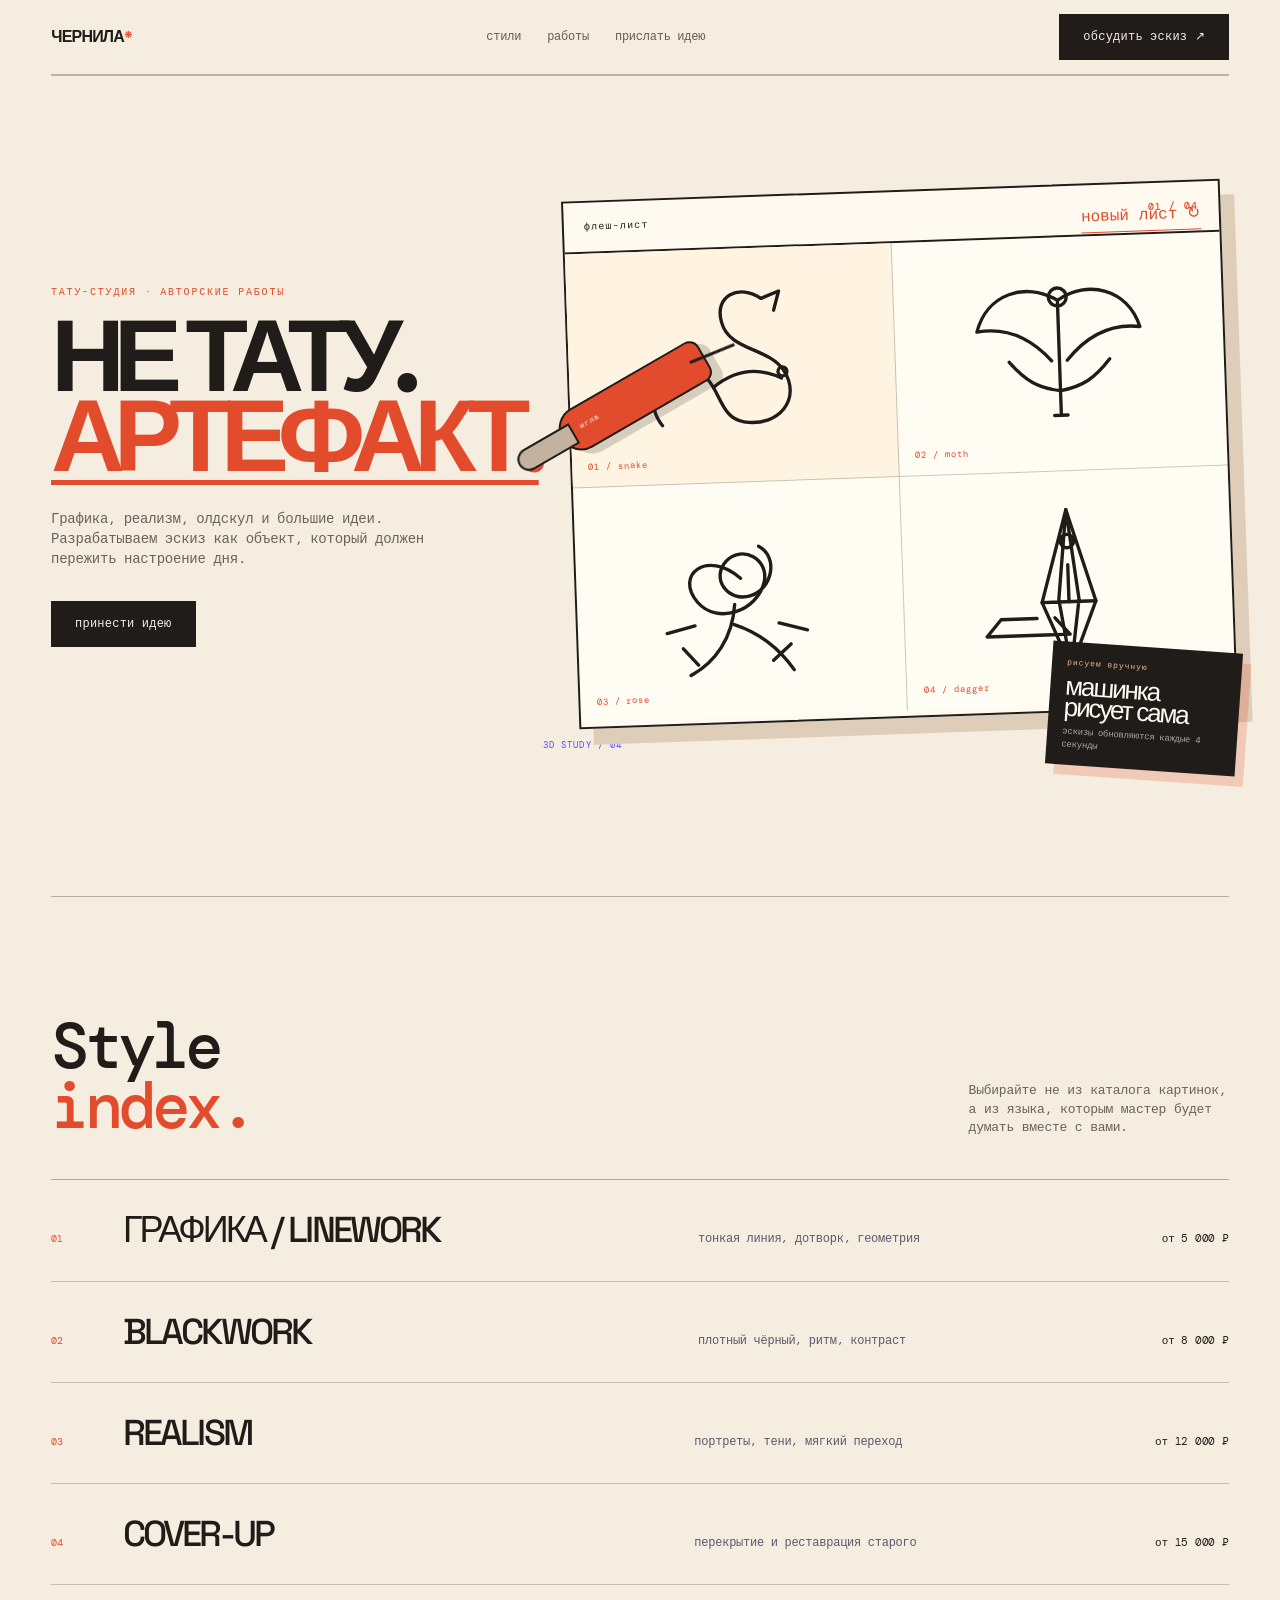
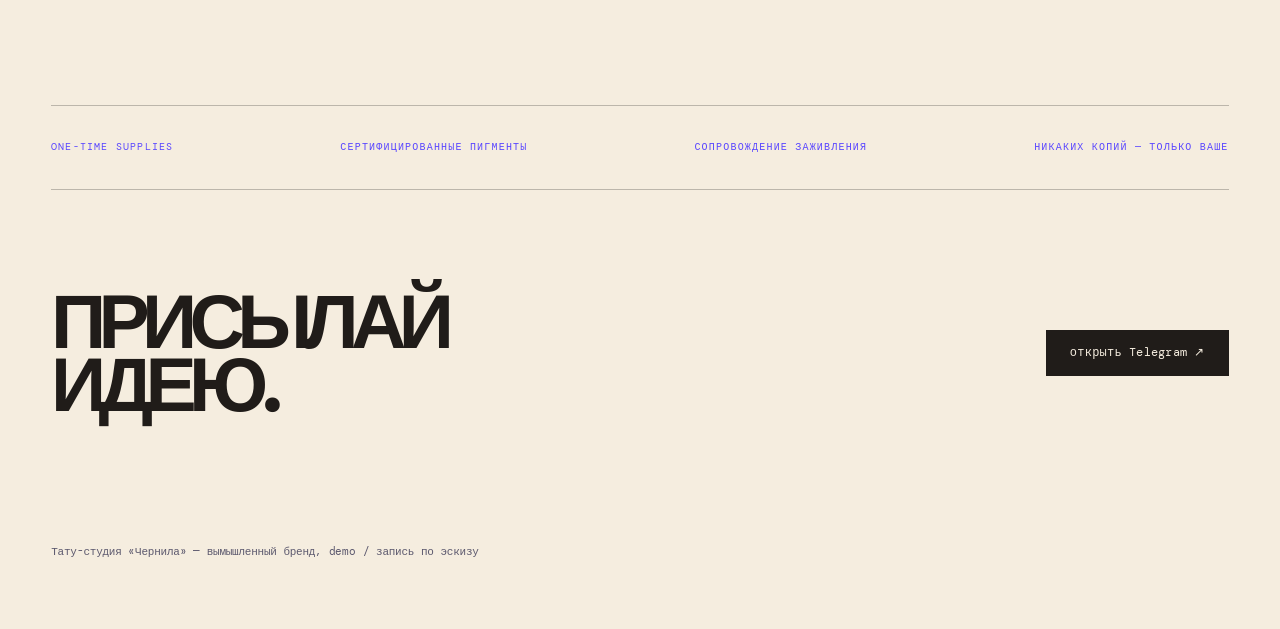
<file: tattoo/index.html>
<!doctype html>
<html lang="ru">
<head>
  <meta charset="UTF-8">
  <meta name="viewport" content="width=device-width, initial-scale=1.0">
  <title>Чернила — авторская татуировка</title>
  <meta name="robots" content="noindex">
  <link rel="preconnect" href="https://fonts.googleapis.com">
  <link rel="preconnect" href="https://fonts.gstatic.com" crossorigin>
  <link href="https://fonts.googleapis.com/css2?family=DM+Mono:wght@400;500&family=Inter:wght@400;500&family=Space+Grotesk:wght@500;600;700&display=swap" rel="stylesheet">
  <link rel="stylesheet" href="../redesign.css">
  <script src="../redesign.js" defer></script>
</head>
<body class="rebuild site-tattoo">
  <div class="r-page">
    <header class="r-wrap r-nav">
      <a class="r-wordmark" href="../">ЧЕРНИЛА<span>*</span></a>
      <nav class="r-nav-links"><a href="#styles">стили</a><a href="#работы">работы</a><a href="#book">прислать идею</a></nav>
      <a class="r-button" href="#book">обсудить эскиз ↗</a>
    </header>

    <main>
      <section class="r-wrap tattoo-hero">
        <div class="tattoo-copy" data-reveal>
          <p class="r-eyebrow">тату-студия · авторские работы</p>
          <h1>Не тату.<br><span>Артефакт.</span></h1>
          <p>Графика, реализм, олдскул и большие идеи. Разрабатываем эскиз как объект, который должен пережить настроение дня.</p>
          <a class="r-button" href="#book">принести идею</a>
        </div>
        <div class="tattoo-stage" data-tattoo-machine data-reveal>
          <div class="tattoo-desk">
            <div class="tattoo-paper-top"><span>флеш-лист</span><b data-tattoo-counter>01 / 04</b></div>
            <div class="tattoo-sketch-grid">
              <article class="tattoo-sketch is-active" data-sketch="0"><span>01 / snake</span><svg viewBox="0 0 220 180" aria-hidden="true"><path d="M46 142C28 118 44 86 72 92C101 99 93 136 119 141C150 147 172 122 156 96C143 75 108 77 102 51C96 27 119 17 138 31"/><path d="M138 31l16-6-5 17M93 109c20-15 40-17 61-6"/><circle cx="155" cy="97" r="4"/></svg></article>
              <article class="tattoo-sketch" data-sketch="1"><span>02 / moth</span><svg viewBox="0 0 220 180" aria-hidden="true"><path d="M110 42C82 24 47 34 37 68C65 64 86 76 103 96M110 42C138 24 173 34 183 68C155 64 134 76 117 96M110 43V145M104 145h12"/><path d="M65 96c14 17 25 24 45 27M155 96c-14 17-25 24-45 27"/><circle cx="110" cy="39" r="8"/></svg></article>
              <article class="tattoo-sketch" data-sketch="2"><span>03 / rose</span><svg viewBox="0 0 220 180" aria-hidden="true"><path d="M111 71C82 44 52 66 72 91C89 112 125 101 132 75C137 55 114 41 99 55C84 70 99 92 119 87C139 82 146 53 128 43"/><path d="M105 94C102 124 86 145 64 156M104 112c22 8 39 22 52 42M71 147l-13-15M138 145l16-14"/><path d="M44 118l25-6M169 119l-25-7"/></svg></article>
              <article class="tattoo-sketch" data-sketch="3"><span>04 / dagger</span><svg viewBox="0 0 220 180" aria-hidden="true"><path d="M111 20L135 102L111 161L87 102Z"/><path d="M111 20L102 100L111 161M111 20L120 100L111 161M87 102h48"/><path d="M82 116H50l-13 15h74l-13-15M111 102v-33"/><circle cx="111" cy="48" r="6"/></svg></article>
            </div>
            <div class="tattoo-machine"><span class="tattoo-machine-grip"></span><i></i><b>игла</b></div>
            <div class="tattoo-ink-tray"><i></i><i></i><i></i></div>
            <button class="tattoo-replay" type="button" data-tattoo-replay>новый лист ↻</button>
          </div>
          <div class="tattoo-machine-note"><small>рисуем вручную</small><strong>машинка<br>рисует сама</strong><span>эскизы обновляются каждые 4 секунды</span></div>
        </div>
      </section>

      <section class="r-wrap tattoo-ledger" id="styles" data-reveal>
        <div class="r-section-head"><h2>Style<br><span>index.</span></h2><p>Выбирайте не из каталога картинок, а из языка, которым мастер будет думать вместе с вами.</p></div>
        <div class="tattoo-list">
          <div class="tattoo-row"><small>01</small><strong>Графика / linework</strong><span>тонкая линия, дотворк, геометрия</span><b>от 5 000 ₽</b></div>
          <div class="tattoo-row"><small>02</small><strong>Blackwork</strong><span>плотный чёрный, ритм, контраст</span><b>от 8 000 ₽</b></div>
          <div class="tattoo-row"><small>03</small><strong>Realism</strong><span>портреты, тени, мягкий переход</span><b>от 12 000 ₽</b></div>
          <div class="tattoo-row"><small>04</small><strong>Cover-up</strong><span>перекрытие и реставрация старого</span><b>от 15 000 ₽</b></div>
        </div>
      </section>

      <section class="r-wrap tattoo-strip" id="работы" data-reveal><span>one-time supplies</span><span>сертифицированные пигменты</span><span>сопровождение заживления</span><span>никаких копий — только ваше</span></section>

      <section class="r-wrap tattoo-book" id="book" data-reveal><h2>Присылай<br>идею.</h2><a class="r-button" href="mailto:ilyabargmgmt@gmail.com">открыть Telegram ↗</a></section>
    </main>
    <footer class="r-wrap tattoo-footer">Тату-студия «Чернила» — вымышленный бренд, demo / запись по эскизу</footer>
  </div>
</body>
</html>
</file>
<file: redesign.css>
/*
  V3 redesign: every page is a composition, not a shared landing-page skin.
  The visual grammar is borrowed from the supplied Refero references:
  museum contact sheets, editorial hero objects, hard terminal tables,
  pale gallery planes, and one controlled accent per surface.
*/

:root {
  --r-max: 1320px;
  --r-pad: clamp(22px, 4vw, 64px);
}

html { scroll-behavior: smooth; }

body.rebuild,
body.rebuild * {
  box-sizing: border-box;
}

body.rebuild {
  min-width: 320px;
  margin: 0;
  padding: 0;
  overflow-x: hidden;
  line-height: 1.45;
  letter-spacing: -.015em;
}

body.rebuild a { color: inherit; }
body.rebuild img { display: block; max-width: 100%; }
body.rebuild button,
body.rebuild input { font: inherit; }

.r-page { min-height: 100vh; overflow: hidden; }
.r-wrap { width: min(var(--r-max), calc(100% - var(--r-pad) * 2)); margin: 0 auto; }
.r-nav { display: flex; align-items: center; justify-content: space-between; gap: 24px; min-height: 76px; }
.r-nav a { text-decoration: none; }
.r-wordmark { font-weight: 700; letter-spacing: -.04em; }
.r-nav-links { display: flex; align-items: center; gap: 26px; font-size: 12px; }
.r-nav-links a { opacity: .68; transition: opacity .2s ease, transform .2s ease; }
.r-nav-links a:hover { opacity: 1; transform: translateY(-2px); }
.r-eyebrow { margin: 0 0 18px; font-size: 10px; line-height: 1.2; letter-spacing: .18em; text-transform: uppercase; }
.r-kicker { margin: 0; font-size: 11px; letter-spacing: .12em; text-transform: uppercase; }
.r-button { display: inline-flex; align-items: center; justify-content: center; min-height: 46px; padding: 0 22px; border: 1px solid currentColor; text-decoration: none; font-size: 12px; letter-spacing: .02em; transition: transform .2s ease, background .2s ease, color .2s ease; }
.r-button:hover { transform: translateY(-3px); }
.r-rule { height: 1px; background: currentColor; opacity: .18; }
.r-section { padding: clamp(76px, 11vw, 160px) 0; }
.r-section-head { display: flex; align-items: end; justify-content: space-between; gap: 32px; margin-bottom: 42px; }
.r-section-head h2 { max-width: 620px; margin: 0; font-size: clamp(34px, 5vw, 76px); line-height: .94; letter-spacing: -.07em; font-weight: 500; }
.r-section-head p { max-width: 260px; margin: 0; font-size: 13px; opacity: .66; }
[data-reveal] { opacity: 0; transform: translateY(26px); transition: opacity 1.05s cubic-bezier(.16,1,.3,1), transform 1.05s cubic-bezier(.16,1,.3,1); transition-delay: var(--rd, 0s); will-change: opacity, transform; }
[data-reveal].is-visible { opacity: 1; transform: none; }
[data-tilt] { transform: none; }

/* Portfolio — Mono / Minimal Collective contact sheet */
body.site-index {
  background: #0d0e11;
  color: #f3f1ec;
  font-family: "Inter", Arial, sans-serif;
}
.site-index .r-nav { border-bottom: 1px solid rgba(243,241,236,.18); }
.site-index .r-wordmark { font-size: 14px; letter-spacing: .03em; }
.site-index .r-nav-links { font-family: "DM Mono", monospace; }
.index-hero { position: relative; display: grid; grid-template-columns: minmax(0, .88fr) minmax(420px, 1.12fr); align-items: center; min-height: 710px; gap: 40px; }
.index-hero-copy { position: relative; z-index: 2; padding: 70px 0 94px; }
.index-hero-copy .r-eyebrow { color: #ff8964; }
.index-hero h1 { max-width: 760px; margin: 0; font-family: Georgia, "Times New Roman", serif; font-size: clamp(54px, 7.2vw, 112px); line-height: .84; letter-spacing: -.085em; font-weight: 400; }
.index-hero h1 em { color: #ff8964; font-style: normal; }
.index-hero-copy > p:not(.r-eyebrow) { max-width: 420px; margin: 34px 0 30px; color: rgba(243,241,236,.66); font-size: 15px; }
.index-hero .r-button { border-color: #f3f1ec; }
.index-orbit { position: relative; min-height: 570px; perspective: 1200px; transform: translateZ(0); }
.index-orbit::before { content: ""; position: absolute; inset: 12% 8%; border: 1px solid rgba(243,241,236,.2); border-radius: 50%; transform: rotateX(65deg) rotateZ(-12deg); animation: indexOrbit 18s linear infinite; }
.index-orbit::after { content: ""; position: absolute; inset: 25% 0 18%; border: 1px solid rgba(255,137,100,.36); border-radius: 50%; transform: rotateY(67deg) rotateZ(20deg); animation: indexOrbitBack 14s linear infinite; }
.index-object { position: absolute; overflow: hidden; border: 1px solid rgba(243,241,236,.48); background: #17181c; box-shadow: 18px 22px 0 rgba(0,0,0,.22); transition: transform .5s cubic-bezier(.2,.8,.2,1); }
.index-object img { width: 100%; height: 100%; object-fit: cover; filter: saturate(.82) contrast(1.03); }
.index-object span { position: absolute; left: 14px; bottom: 12px; z-index: 1; font-family: "DM Mono", monospace; font-size: 9px; letter-spacing: .1em; text-transform: uppercase; }
.index-object-a { top: 14%; left: 22%; width: 238px; height: 292px; transform: rotate(-7deg) translateZ(40px); animation: objectFloatA 8s ease-in-out infinite; }
.index-object-b { top: 31%; right: 4%; width: 210px; height: 164px; transform: rotate(8deg) translateZ(75px); animation: objectFloatB 7s ease-in-out infinite; }
.index-object-c { bottom: 10%; left: 10%; width: 198px; height: 142px; transform: rotate(5deg) translateZ(20px); animation: objectFloatC 9s ease-in-out infinite; }
.index-object-d { right: 22%; bottom: 6%; width: 180px; height: 240px; transform: rotate(-12deg) translateZ(100px); animation: objectFloatD 10s ease-in-out infinite; }
.index-object .r-stamp { color: #ff8964; background: rgba(13,14,17,.82); padding: 5px 7px; }
.index-sheet { border-top: 1px solid rgba(243,241,236,.18); }
.index-sheet-head { display: flex; align-items: baseline; justify-content: space-between; gap: 20px; padding: 18px 0; font-family: "DM Mono", monospace; font-size: 10px; letter-spacing: .12em; text-transform: uppercase; }
.index-sheet-head span:last-child { opacity: .5; }
.index-grid { display: grid; grid-template-columns: repeat(4, 1fr); border-left: 1px solid rgba(243,241,236,.18); }
.index-tile { min-height: 248px; position: relative; overflow: hidden; border-right: 1px solid rgba(243,241,236,.18); border-top: 1px solid rgba(243,241,236,.18); text-decoration: none; }
.index-tile img { width: 100%; height: 100%; min-height: 248px; object-fit: cover; filter: grayscale(.2) contrast(1.04); transition: transform .55s ease, filter .55s ease; }
.index-tile::after { content: ""; position: absolute; inset: 0; background: linear-gradient(180deg, transparent 40%, rgba(13,14,17,.88)); }
.index-tile:hover img { transform: scale(1.07); filter: grayscale(0) contrast(1.06); }
.index-tile-copy { position: absolute; z-index: 1; left: 16px; right: 16px; bottom: 16px; }
.index-tile-copy small { display: block; margin-bottom: 8px; color: #ff8964; font-family: "DM Mono", monospace; font-size: 9px; letter-spacing: .12em; text-transform: uppercase; }
.index-tile-copy strong { display: block; font-family: Georgia, serif; font-size: 27px; line-height: .9; font-weight: 400; letter-spacing: -.06em; }
.index-tile-copy span { display: block; margin-top: 8px; color: rgba(243,241,236,.68); font-size: 11px; }
.index-tile-wide { grid-column: span 2; min-height: 360px; }
.index-tile-wide img { min-height: 360px; }
.index-footer { display: flex; justify-content: space-between; gap: 24px; padding: 40px 0 80px; color: rgba(243,241,236,.48); font-family: "DM Mono", monospace; font-size: 10px; }

/* Salon — pale editorial mirror / runway */
body.site-salon { background: #f4eee8; color: #171414; font-family: "Inter", Arial, sans-serif; }
.site-salon .r-nav { min-height: 86px; border-bottom: 1px solid rgba(23,20,20,.16); }
.site-salon .r-wordmark { font-family: Georgia, serif; font-size: 19px; font-weight: 400; }
.site-salon .r-wordmark em { color: #bd5d41; font-style: italic; }
.site-salon .r-nav-links { font-size: 12px; }
.site-salon .r-button { border-radius: 999px; background: #171414; color: #fff; border-color: #171414; }
.salon-hero { display: grid; grid-template-columns: minmax(0, .82fr) minmax(420px, 1.18fr); align-items: center; min-height: 760px; gap: clamp(40px, 8vw, 140px); padding: 66px 0 100px; }
.salon-copy { padding: 60px 0; }
.salon-copy .r-eyebrow { color: #bd5d41; }
.salon-copy h1 { max-width: 700px; margin: 0; font-family: Georgia, "Times New Roman", serif; font-size: clamp(58px, 8vw, 124px); line-height: .84; letter-spacing: -.09em; font-weight: 400; }
.salon-copy h1 em { color: #bd5d41; font-style: italic; }
.salon-copy > p:not(.r-eyebrow) { max-width: 400px; margin: 34px 0 30px; color: #6f625d; font-size: 15px; }
.salon-links { display: flex; align-items: center; gap: 18px; flex-wrap: wrap; }
.salon-links .r-button { background: #171414; }
.salon-links .text-link { font-size: 12px; text-underline-offset: 4px; }
.salon-visual { position: relative; min-height: 610px; }
.salon-visual-main { position: absolute; inset: 0 6% 0 10%; overflow: hidden; border-radius: 42% 42% 4px 4px; transform: rotate(3deg); }
.salon-visual-main img { width: 100%; height: 100%; object-fit: cover; filter: saturate(.72) sepia(.12) contrast(1.02); }
.salon-visual-main::after { content: ""; position: absolute; inset: 0; background: linear-gradient(150deg, rgba(255,229,210,.18), transparent 42%, rgba(50,22,12,.28)); }
.salon-visual-note { position: absolute; right: 0; top: 13%; width: 196px; padding: 18px; background: #171414; color: #fff; transform: rotate(8deg) translateZ(50px); box-shadow: 14px 16px 0 rgba(189,93,65,.38); }
.salon-visual-note strong { display: block; margin: 14px 0 5px; font-family: Georgia, serif; font-size: 32px; font-weight: 400; line-height: .9; }
.salon-visual-note span { font-size: 10px; opacity: .64; }
.salon-visual-note small { color: #f3bf9f; font-size: 9px; letter-spacing: .1em; text-transform: uppercase; }
.salon-visual-tag { position: absolute; left: 0; bottom: 8%; padding: 9px 12px; border: 1px solid rgba(23,20,20,.28); background: rgba(244,238,232,.86); font-family: "DM Mono", monospace; font-size: 9px; letter-spacing: .12em; text-transform: uppercase; transform: rotate(-5deg); }
.salon-manifesto { display: grid; grid-template-columns: .7fr 1.3fr; gap: 60px; padding: 112px 0; border-top: 1px solid rgba(23,20,20,.2); }
.salon-manifesto .r-eyebrow { color: #bd5d41; }
.salon-manifesto h2 { max-width: 720px; margin: 0; font-family: Georgia, serif; font-size: clamp(42px, 5.8vw, 84px); line-height: .9; font-weight: 400; letter-spacing: -.08em; }
.salon-manifesto h2 em { color: #bd5d41; }
.salon-services { padding: 110px 0; border-top: 1px solid rgba(23,20,20,.2); }
.salon-service-list { border-top: 1px solid rgba(23,20,20,.25); }
.salon-service-row { display: grid; grid-template-columns: 52px 1.2fr .8fr auto; gap: 18px; align-items: baseline; padding: 22px 0; border-bottom: 1px solid rgba(23,20,20,.2); }
.salon-service-row small { color: #bd5d41; font-family: "DM Mono", monospace; font-size: 10px; }
.salon-service-row strong { font-family: Georgia, serif; font-size: clamp(23px, 3vw, 36px); font-weight: 400; letter-spacing: -.05em; }
.salon-service-row span { color: #6f625d; font-size: 12px; }
.salon-service-row b { font-family: "DM Mono", monospace; font-size: 12px; font-weight: 400; }
.salon-book { display: grid; grid-template-columns: 1fr .8fr; gap: 40px; padding: 46px; background: #171414; color: #fff; }
.salon-book h2 { margin: 0; font-family: Georgia, serif; font-size: clamp(40px, 5vw, 72px); line-height: .88; font-weight: 400; letter-spacing: -.07em; }
.salon-book p { max-width: 280px; margin: 0 0 24px; color: rgba(255,255,255,.6); font-size: 13px; }
.salon-book .r-button { background: #bd5d41; border-color: #bd5d41; }
.salon-footer { padding: 30px 0 70px; color: #6f625d; font-size: 11px; }

/* Garage — Minimal Collective / Max Yinger terminal */
body.site-garage { background: #090a0d; color: #f2f0ec; font-family: "DM Mono", monospace; }
.site-garage .r-nav { border-bottom: 1px solid rgba(242,240,236,.2); }
.site-garage .r-wordmark { font-family: "Space Grotesk", sans-serif; font-size: 15px; text-transform: uppercase; }
.site-garage .r-wordmark b { color: #ff5c1a; }
.site-garage .r-nav-links { font-size: 10px; }
.site-garage .r-button { border-color: #ff5c1a; color: #ff5c1a; }
.garage-hero { display: grid; grid-template-columns: minmax(0, .9fr) minmax(440px, 1.1fr); gap: 38px; min-height: 760px; align-items: center; padding: 88px 0 118px; border-bottom: 1px solid rgba(242,240,236,.2); }
.garage-copy .r-eyebrow { color: #ff5c1a; }
.garage-copy h1 { max-width: 640px; margin: 0; font-family: "Space Grotesk", sans-serif; font-size: clamp(64px, 9vw, 138px); line-height: .78; letter-spacing: -.1em; font-weight: 700; text-transform: uppercase; }
.garage-copy h1 span { color: #ff5c1a; }
.garage-copy > p:not(.r-eyebrow) { max-width: 420px; margin: 32px 0; color: rgba(242,240,236,.56); font-size: 13px; line-height: 1.7; }
.garage-hero-meta { display: flex; gap: 30px; flex-wrap: wrap; color: rgba(242,240,236,.55); font-size: 10px; }
.garage-hero-meta strong { display: block; margin-bottom: 4px; color: #f2f0ec; font-family: "Space Grotesk", sans-serif; font-size: 24px; }
.garage-bay { position: relative; min-height: 530px; border: 1px solid rgba(242,240,236,.26); background: #15171c; transform: rotate(-3deg); box-shadow: 20px 22px 0 rgba(255,92,26,.16); }
.garage-bay img { width: 100%; height: 100%; min-height: 530px; object-fit: cover; filter: grayscale(.84) contrast(1.16) brightness(.72); }
.garage-bay::before { content: "GARAGE / 77"; position: absolute; z-index: 2; top: 18px; left: 18px; color: #ff5c1a; font-size: 10px; letter-spacing: .14em; }
.garage-bay::after { content: "01"; position: absolute; z-index: 2; right: 14px; bottom: 8px; color: rgba(242,240,236,.72); font-family: "Space Grotesk", sans-serif; font-size: 86px; letter-spacing: -.1em; }
.garage-console { position: absolute; z-index: 3; right: -38px; bottom: 36px; width: 240px; padding: 20px; border: 1px solid #ff5c1a; background: rgba(9,10,13,.94); transform: rotate(5deg) translateZ(60px); box-shadow: 12px 14px 0 rgba(0,0,0,.36); }
.garage-console .console-top { display: flex; justify-content: space-between; color: rgba(242,240,236,.54); font-size: 9px; }
.garage-console strong { display: block; margin: 24px 0 18px; color: #ff5c1a; font-family: "Space Grotesk", sans-serif; font-size: 33px; letter-spacing: -.08em; }
.console-bar { height: 5px; background: rgba(242,240,236,.16); }
.console-bar i { display: block; width: 68%; height: 100%; background: #ff5c1a; animation: consoleLoad 2.5s ease-in-out infinite; }
.console-foot { display: flex; justify-content: space-between; margin-top: 18px; color: rgba(242,240,236,.54); font-size: 9px; }
.garage-services { padding: 120px 0; }
.garage-services h2 { margin: 0 0 30px; color: #ff5c1a; font-family: "Space Grotesk", sans-serif; font-size: clamp(40px, 6vw, 80px); letter-spacing: -.1em; text-transform: uppercase; }
.garage-table { border-top: 1px solid rgba(242,240,236,.22); }
.garage-row { display: grid; grid-template-columns: 70px 1fr 1fr 120px; gap: 20px; align-items: baseline; padding: 22px 0; border-bottom: 1px solid rgba(242,240,236,.18); text-decoration: none; transition: padding .2s ease, color .2s ease; }
.garage-row:hover { padding-left: 12px; color: #ff5c1a; }
.garage-row small { color: #ff5c1a; }
.garage-row span { color: rgba(242,240,236,.54); font-size: 11px; }
.garage-row strong { font-family: "Space Grotesk", sans-serif; font-size: 20px; letter-spacing: -.06em; font-weight: 500; }
.garage-row b { text-align: right; font-size: 12px; font-weight: 400; }
.garage-proof { display: grid; grid-template-columns: .8fr 1.2fr; gap: 60px; padding: 100px 0; border-top: 1px solid rgba(242,240,236,.22); }
.garage-proof h2 { margin: 0; font-family: "Space Grotesk", sans-serif; font-size: clamp(40px, 5vw, 72px); line-height: .86; letter-spacing: -.1em; text-transform: uppercase; }
.garage-proof p { max-width: 480px; color: rgba(242,240,236,.6); font-size: 13px; line-height: 1.8; }
.garage-form { display: grid; grid-template-columns: 1fr 1fr; gap: 12px; }
.garage-form input { min-width: 0; padding: 15px; border: 1px solid rgba(242,240,236,.3); background: transparent; color: #f2f0ec; }
.garage-form input::placeholder { color: rgba(242,240,236,.44); }
.garage-form .r-button { grid-column: span 2; background: #ff5c1a; color: #090a0d; border-color: #ff5c1a; font-weight: 700; }
.garage-footer { padding: 30px 0 70px; border-top: 1px solid rgba(242,240,236,.2); color: rgba(242,240,236,.45); font-size: 10px; }

/* SPA — amp: cool white / warm orange / one object */
body.site-spa { background: #f6f4ef; color: #161616; font-family: "Inter", Arial, sans-serif; }
.site-spa .r-nav { border-bottom: 1px solid rgba(22,22,22,.18); }
.site-spa .r-wordmark { font-family: Georgia, serif; font-size: 21px; font-weight: 400; }
.site-spa .r-wordmark span { color: #ff6f1f; }
.site-spa .r-nav-links { font-size: 12px; }
.site-spa .r-button { border-radius: 999px; border-color: #ff6f1f; background: #ff6f1f; color: #161616; }
.spa-hero { display: grid; grid-template-columns: minmax(0, .9fr) minmax(380px, 1.1fr); gap: 80px; align-items: center; min-height: 760px; padding: 90px 0 110px; }
.spa-copy .r-eyebrow { color: #ff6f1f; }
.spa-copy h1 { max-width: 660px; margin: 0; font-family: Georgia, serif; font-size: clamp(62px, 8vw, 126px); line-height: .82; letter-spacing: -.09em; font-weight: 400; }
.spa-copy h1 em { color: #ff6f1f; font-style: normal; }
.spa-copy > p:not(.r-eyebrow) { max-width: 390px; margin: 32px 0; color: #6f6b63; font-size: 14px; }
.spa-actions { display: flex; align-items: center; gap: 20px; flex-wrap: wrap; }
.spa-actions .r-button { padding: 0 25px; }
.spa-actions .text-link { color: #6f6b63; font-size: 12px; }
.spa-object { position: relative; min-height: 560px; display: grid; place-items: center; perspective: 1000px; }
.spa-object::before { content: "BREATHE / 01"; position: absolute; top: 20px; right: 0; color: #6f6b63; font-family: "DM Mono", monospace; font-size: 9px; letter-spacing: .14em; }
.spa-orb { position: relative; width: min(33vw, 390px); height: min(33vw, 390px); min-width: 260px; min-height: 260px; border-radius: 50%; background: #e5e0d8; box-shadow: 28px 28px 0 rgba(255,111,31,.18); transform: rotateX(8deg) rotateY(-14deg); }
.spa-orb img { width: 100%; height: 100%; border-radius: inherit; object-fit: cover; filter: saturate(.72) sepia(.08); }
.spa-orb::before, .spa-orb::after { content: ""; position: absolute; border: 1px solid rgba(255,111,31,.75); border-radius: 50%; pointer-events: none; }
.spa-orb::before { inset: -28px 14px; transform: rotateX(67deg); animation: spaRing 12s linear infinite; }
.spa-orb::after { inset: 15px -26px; transform: rotateY(66deg) rotateZ(15deg); border-color: rgba(22,22,22,.28); animation: spaRingBack 10s linear infinite; }
.spa-orb-label { position: absolute; left: -38px; bottom: 22px; width: 150px; padding: 12px; border: 1px solid rgba(22,22,22,.3); background: #f6f4ef; color: #6f6b63; font-family: "DM Mono", monospace; font-size: 9px; line-height: 1.35; letter-spacing: .08em; }
.spa-services { padding: 108px 0; border-top: 1px solid rgba(22,22,22,.2); }
.spa-services .r-section-head h2 em { color: #ff6f1f; font-style: normal; }
.spa-service-list { border-top: 1px solid rgba(22,22,22,.25); }
.spa-service-row { display: grid; grid-template-columns: 1fr 1fr auto; gap: 20px; align-items: baseline; padding: 22px 0; border-bottom: 1px solid rgba(22,22,22,.2); }
.spa-service-row strong { font-family: Georgia, serif; font-size: clamp(22px, 2.8vw, 35px); font-weight: 400; letter-spacing: -.06em; }
.spa-service-row span { color: #77736b; font-size: 12px; }
.spa-service-row b { font-size: 12px; font-weight: 400; }
.spa-ritual { display: grid; grid-template-columns: 1fr 1fr; gap: 60px; padding: 120px 0; border-top: 1px solid rgba(22,22,22,.2); }
.spa-ritual h2 { margin: 0; font-family: Georgia, serif; font-size: clamp(44px, 6vw, 82px); line-height: .88; letter-spacing: -.08em; font-weight: 400; }
.spa-ritual h2 em { color: #ff6f1f; font-style: normal; }
.spa-ritual p { max-width: 380px; color: #77736b; font-size: 13px; line-height: 1.8; }
.spa-ritual-bar { display: flex; align-items: center; gap: 12px; margin-top: 34px; color: #77736b; font-family: "DM Mono", monospace; font-size: 9px; }
.spa-ritual-bar i { display: block; height: 1px; flex: 1; background: #ff6f1f; }
.spa-book { padding: 70px 0; border-top: 1px solid rgba(22,22,22,.2); }
.spa-book-inner { display: flex; align-items: center; justify-content: space-between; gap: 30px; padding: 42px; background: #171616; color: #fff; }
.spa-book h2 { margin: 0; font-family: Georgia, serif; font-size: clamp(38px, 5vw, 70px); line-height: .86; letter-spacing: -.07em; font-weight: 400; }
.spa-book .r-button { background: #ff6f1f; border-color: #ff6f1f; }
.spa-footer { padding: 30px 0 70px; color: #77736b; font-size: 11px; }

/* Banya — Hyer-style pale editorial plus live steam surface */
body.site-banya { background: #e9dfd3; color: #1c1714; font-family: "Inter", Arial, sans-serif; }
.site-banya .r-nav { border-bottom: 1px solid rgba(28,23,20,.2); }
.site-banya .r-wordmark { font-family: Georgia, serif; font-size: 22px; font-weight: 400; }
.site-banya .r-wordmark span { color: #ba643a; }
.site-banya .r-nav-links { font-size: 12px; }
.site-banya .r-button { border-radius: 999px; background: #1c1714; border-color: #1c1714; color: #fff; }
.banya-hero { display: grid; grid-template-columns: minmax(0, .85fr) minmax(430px, 1.15fr); gap: clamp(40px, 8vw, 130px); align-items: center; min-height: 760px; padding: 90px 0 120px; }
.banya-copy .r-eyebrow { color: #ba643a; }
.banya-copy h1 { max-width: 680px; margin: 0; font-family: Georgia, serif; font-size: clamp(60px, 8vw, 130px); line-height: .8; letter-spacing: -.1em; font-weight: 400; }
.banya-copy h1 em { color: #ba643a; font-style: italic; }
.banya-copy > p:not(.r-eyebrow) { max-width: 400px; margin: 32px 0; color: #736459; font-size: 14px; }
.banya-facts { display: flex; gap: 28px; flex-wrap: wrap; margin-top: 38px; color: #736459; font-family: "DM Mono", monospace; font-size: 9px; }
.banya-facts strong { display: block; margin-bottom: 4px; color: #1c1714; font-family: Georgia, serif; font-size: 27px; font-weight: 400; }
.banya-stage { position: relative; min-height: 580px; }
.banya-stage-photo { position: absolute; inset: 0 8% 0 0; overflow: hidden; border-radius: 2px; transform: rotate(3deg); }
.banya-stage-photo img { width: 100%; height: 100%; object-fit: cover; filter: saturate(.75) sepia(.16) contrast(1.03); }
.banya-stage-photo::after { content: ""; position: absolute; inset: 0; background: rgba(65,32,18,.16); }
.banya-live { position: absolute; z-index: 2; right: 0; top: 8%; width: 188px; padding: 15px; background: #1c1714; color: #f8f0e8; transform: rotate(-7deg); box-shadow: 14px 15px 0 rgba(186,100,58,.28); }
.banya-live b { display: block; margin: 20px 0 6px; font-family: Georgia, serif; font-size: 26px; font-weight: 400; line-height: .9; }
.banya-live span { color: rgba(248,240,232,.58); font-size: 10px; }
.banya-canvas { position: absolute; z-index: 3; inset: 0 8% 0 0; width: 100%; height: 100%; pointer-events: none; }
.banya-stage-caption { position: absolute; left: 0; bottom: -20px; color: #ba643a; font-family: "DM Mono", monospace; font-size: 9px; letter-spacing: .12em; text-transform: uppercase; }
.banya-rooms { padding: 120px 0; border-top: 1px solid rgba(28,23,20,.2); }
.banya-rooms .r-section-head h2 em { color: #ba643a; font-style: normal; }
.banya-room-list { border-top: 1px solid rgba(28,23,20,.25); }
.banya-room-row { display: grid; grid-template-columns: 52px 1fr .9fr auto; gap: 18px; align-items: baseline; padding: 26px 0; border-bottom: 1px solid rgba(28,23,20,.2); }
.banya-room-row small { color: #ba643a; font-family: "DM Mono", monospace; font-size: 10px; }
.banya-room-row strong { font-family: Georgia, serif; font-size: clamp(24px, 3vw, 38px); font-weight: 400; letter-spacing: -.06em; }
.banya-room-row span { color: #736459; font-size: 12px; }
.banya-room-row b { font-family: "DM Mono", monospace; font-size: 11px; font-weight: 400; }
.banya-ritual { display: grid; grid-template-columns: 1fr .8fr; gap: 60px; padding: 110px 0; border-top: 1px solid rgba(28,23,20,.2); }
.banya-ritual h2 { max-width: 630px; margin: 0; font-family: Georgia, serif; font-size: clamp(46px, 6vw, 84px); line-height: .88; letter-spacing: -.08em; font-weight: 400; }
.banya-ritual h2 em { color: #ba643a; font-style: italic; }
.banya-ritual p { color: #736459; font-size: 13px; line-height: 1.8; }
.banya-book { padding: 70px 0 100px; }
.banya-book-inner { display: flex; align-items: center; justify-content: space-between; gap: 30px; padding: 38px; border: 1px solid rgba(28,23,20,.25); background: rgba(255,255,255,.2); }
.banya-book h2 { margin: 0; font-family: Georgia, serif; font-size: clamp(36px, 5vw, 64px); line-height: .88; font-weight: 400; letter-spacing: -.07em; }
.banya-footer { padding: 28px 0 70px; color: #736459; font-size: 11px; }

/* Tattoo — Lusion-like sculpture gallery */
body.site-tattoo { background: #e9e7ff; color: #0a0a0c; font-family: "Inter", Arial, sans-serif; }
.site-tattoo .r-nav { border-bottom: 1px solid rgba(10,10,12,.24); }
.site-tattoo .r-wordmark { font-family: "Space Grotesk", sans-serif; font-size: 16px; text-transform: uppercase; letter-spacing: -.05em; }
.site-tattoo .r-wordmark span { color: #5946ff; }
.site-tattoo .r-nav-links { font-size: 12px; }
.site-tattoo .r-button { border-color: #5946ff; background: #5946ff; color: #fff; }
.tattoo-hero { display: grid; grid-template-columns: minmax(0, .75fr) minmax(460px, 1.25fr); gap: 80px; align-items: center; min-height: 790px; padding: 90px 0 130px; }
.tattoo-copy .r-eyebrow { color: #5946ff; }
.tattoo-copy h1 { max-width: 650px; margin: 0; font-family: "Space Grotesk", sans-serif; font-size: clamp(62px, 8vw, 132px); line-height: .78; letter-spacing: -.11em; font-weight: 700; text-transform: uppercase; }
.tattoo-copy h1 span { color: #5946ff; }
.tattoo-copy > p:not(.r-eyebrow) { max-width: 410px; margin: 32px 0; color: #5c596e; font-size: 14px; }
.tattoo-stage { position: relative; min-height: 560px; perspective: 1200px; }
.tattoo-stage::before { content: "3D STUDY / 04"; position: absolute; left: 0; bottom: 14px; color: #5946ff; font-family: "DM Mono", monospace; font-size: 9px; letter-spacing: .12em; }
.tattoo-sculpture { position: absolute; inset: 4% 0 7% 9%; transform-style: preserve-3d; }
.tattoo-panel { position: absolute; overflow: hidden; border: 1px solid #f5f3ff; background: #050506; box-shadow: 22px 24px 0 rgba(89,70,255,.16); }
.tattoo-panel img { width: 100%; height: 100%; object-fit: cover; filter: contrast(1.12) saturate(.78); }
.tattoo-panel::after { content: ""; position: absolute; inset: 0; background: linear-gradient(180deg, transparent 30%, rgba(0,0,0,.64)); }
.tattoo-panel span { position: absolute; z-index: 1; left: 12px; bottom: 12px; color: #e9e7ff; font-family: "DM Mono", monospace; font-size: 9px; letter-spacing: .12em; }
.tattoo-panel-a { left: 8%; top: 10%; width: 260px; height: 340px; transform: translateZ(80px) rotate(-8deg); animation: sculptureA 9s ease-in-out infinite; }
.tattoo-panel-b { right: 3%; top: 23%; width: 220px; height: 300px; transform: translateZ(40px) rotate(9deg); animation: sculptureB 8s ease-in-out infinite; }
.tattoo-panel-c { left: 22%; bottom: 0; width: 240px; height: 180px; transform: translateZ(120px) rotate(5deg); animation: sculptureC 7s ease-in-out infinite; }
.tattoo-ink-canvas { position: absolute; inset: 0; z-index: 4; pointer-events: none; }
.tattoo-index { position: absolute; right: -5px; top: 9%; z-index: 5; color: #5946ff; font-family: "DM Mono", monospace; font-size: 10px; letter-spacing: .1em; writing-mode: vertical-rl; }
.tattoo-ledger { padding: 120px 0; border-top: 1px solid rgba(10,10,12,.24); }
.tattoo-ledger .r-section-head h2 span { color: #5946ff; }
.tattoo-list { border-top: 1px solid rgba(10,10,12,.3); }
.tattoo-row { display: grid; grid-template-columns: 54px 1fr .8fr auto; gap: 18px; align-items: baseline; padding: 24px 0; border-bottom: 1px solid rgba(10,10,12,.2); }
.tattoo-row small { color: #5946ff; font-family: "DM Mono", monospace; font-size: 10px; }
.tattoo-row strong { font-family: "Space Grotesk", sans-serif; font-size: clamp(22px, 3vw, 36px); font-weight: 500; letter-spacing: -.08em; text-transform: uppercase; }
.tattoo-row span { color: #5c596e; font-size: 12px; }
.tattoo-row b { font-family: "DM Mono", monospace; font-size: 11px; font-weight: 400; }
.tattoo-strip { display: flex; align-items: center; justify-content: space-between; gap: 30px; padding: 34px 0; border-top: 1px solid rgba(10,10,12,.24); border-bottom: 1px solid rgba(10,10,12,.24); color: #5946ff; font-family: "DM Mono", monospace; font-size: 10px; letter-spacing: .12em; text-transform: uppercase; }
.tattoo-book { display: grid; grid-template-columns: 1fr auto; gap: 30px; align-items: center; padding: 100px 0; }
.tattoo-book h2 { margin: 0; font-family: "Space Grotesk", sans-serif; font-size: clamp(48px, 6vw, 90px); line-height: .82; letter-spacing: -.1em; text-transform: uppercase; }
.tattoo-footer { padding: 28px 0 70px; color: #5c596e; font-size: 11px; }

/* Detailing — terminal before/after machine */
body.site-detailing { background: #0a0d14; color: #eef0f7; font-family: "DM Mono", monospace; }
.site-detailing .r-nav { border-bottom: 1px solid rgba(238,240,247,.2); }
.site-detailing .r-wordmark { font-family: "Space Grotesk", sans-serif; font-size: 16px; letter-spacing: -.05em; }
.site-detailing .r-wordmark span { color: #4e7bff; }
.site-detailing .r-nav-links { font-size: 10px; }
.site-detailing .r-button { border-color: #4e7bff; background: #4e7bff; color: #07101c; }
.detail-hero { display: grid; grid-template-columns: minmax(0, .78fr) minmax(500px, 1.22fr); gap: 70px; align-items: center; min-height: 820px; padding: 80px 0 120px; border-bottom: 1px solid rgba(238,240,247,.2); }
.detail-copy .r-eyebrow { color: #4e7bff; }
.detail-copy h1 { max-width: 600px; margin: 0; font-family: "Space Grotesk", sans-serif; font-size: clamp(70px, 9vw, 144px); line-height: .75; letter-spacing: -.11em; font-weight: 700; text-transform: uppercase; }
.detail-copy h1 span { color: #4e7bff; }
.detail-copy > p:not(.r-eyebrow) { max-width: 420px; margin: 34px 0; color: rgba(238,240,247,.56); font-size: 13px; line-height: 1.75; }
.detail-stage-wrap { position: relative; }
.detail-stage { position: relative; min-height: 530px; overflow: hidden; border: 1px solid rgba(78,123,255,.75); background: #111722; cursor: pointer; transform: rotate(-2deg); box-shadow: 22px 24px 0 rgba(78,123,255,.14); }
.detail-stage::before { content: "CYCLE / CLICK TO REPLAY"; position: absolute; z-index: 9; top: 18px; left: 18px; color: #4e7bff; font-size: 9px; letter-spacing: .15em; }
.detail-bay-image { position: absolute; inset: 0; background: url(assets/detailing.jpg) center / cover; filter: brightness(.46) saturate(.6); }
.detail-bay-image::after { content: ""; position: absolute; inset: 0; background: rgba(8,12,20,.36); }
.detail-car { position: absolute; z-index: 3; bottom: 74px; width: 62%; height: 190px; border: 1px solid rgba(238,240,247,.45); border-radius: 16px 58px 12px 18px; background: url(assets/detailing.jpg) center / 220% auto; box-shadow: 0 24px 25px rgba(0,0,0,.4); }
.detail-car::after { content: ""; position: absolute; left: 12%; right: 5%; bottom: -13px; height: 13px; border-radius: 50%; background: rgba(0,0,0,.74); filter: blur(8px); }
.detail-car-before { left: -70%; filter: brightness(.35) saturate(.28) contrast(.88); animation: detailBefore 8s cubic-bezier(.42,.05,.58,.95) infinite; }
.detail-car-after { left: -70%; opacity: 0; filter: brightness(1.14) saturate(1.35) contrast(1.1); animation: detailAfter 8s cubic-bezier(.42,.05,.58,.95) infinite; }
.detail-wash { position: absolute; z-index: 5; top: -10%; bottom: -10%; left: -12%; width: 12px; background: #4e7bff; box-shadow: 0 0 28px #4e7bff, 0 0 80px rgba(78,123,255,.5); transform: skewX(-12deg); animation: detailWash 8s ease-in-out infinite; }
.detail-stage-label { position: absolute; z-index: 7; bottom: 20px; color: #fff; font-size: 10px; letter-spacing: .14em; text-transform: uppercase; }
.detail-before-label { left: 18px; animation: detailBeforeLabel 8s infinite; }
.detail-after-label { right: 18px; color: #96adff; opacity: 0; animation: detailAfterLabel 8s infinite; }
.detail-stage-status { display: flex; justify-content: space-between; gap: 14px; margin-top: 22px; color: rgba(238,240,247,.54); font-size: 10px; text-transform: uppercase; }
.detail-stage-status b { color: #4e7bff; }
.detail-services { padding: 120px 0; }
.detail-services .r-section-head h2 span { color: #4e7bff; }
.detail-service-list { border-top: 1px solid rgba(238,240,247,.24); }
.detail-service-row { display: grid; grid-template-columns: 54px 1fr .8fr auto; gap: 18px; align-items: baseline; padding: 24px 0; border-bottom: 1px solid rgba(238,240,247,.18); }
.detail-service-row small { color: #4e7bff; font-size: 10px; }
.detail-service-row strong { font-family: "Space Grotesk", sans-serif; font-size: clamp(22px, 3vw, 36px); letter-spacing: -.08em; font-weight: 500; text-transform: uppercase; }
.detail-service-row span { color: rgba(238,240,247,.54); font-size: 11px; }
.detail-service-row b { font-size: 11px; font-weight: 400; }
.detail-steps { display: grid; grid-template-columns: repeat(4, 1fr); border-top: 1px solid rgba(238,240,247,.2); border-bottom: 1px solid rgba(238,240,247,.2); }
.detail-step { min-height: 160px; padding: 22px 18px; border-right: 1px solid rgba(238,240,247,.18); }
.detail-step:last-child { border-right: 0; }
.detail-step small { color: #4e7bff; font-size: 10px; }
.detail-step strong { display: block; margin: 28px 0 6px; font-family: "Space Grotesk", sans-serif; font-size: 18px; letter-spacing: -.05em; }
.detail-step span { color: rgba(238,240,247,.52); font-size: 10px; }
.detail-book { display: grid; grid-template-columns: 1fr .8fr; gap: 40px; padding: 110px 0; }
.detail-book h2 { max-width: 520px; margin: 0; font-family: "Space Grotesk", sans-serif; font-size: clamp(48px, 6vw, 90px); line-height: .8; letter-spacing: -.1em; text-transform: uppercase; }
.detail-book p { max-width: 360px; color: rgba(238,240,247,.56); font-size: 13px; line-height: 1.8; }
.detail-book .r-button { margin-top: 20px; }
.detail-footer { padding: 30px 0 70px; border-top: 1px solid rgba(238,240,247,.2); color: rgba(238,240,247,.44); font-size: 10px; }

/* Dental — cool gallery plane / transparent price sheet */
body.site-dental { background: #e9f1ef; color: #132724; font-family: "Inter", Arial, sans-serif; }
.site-dental .r-nav { border-bottom: 1px solid rgba(19,39,36,.2); }
.site-dental .r-wordmark { font-family: "Space Grotesk", sans-serif; font-size: 17px; letter-spacing: -.06em; }
.site-dental .r-wordmark span { color: #0f9d8c; }
.site-dental .r-nav-links { font-size: 12px; }
.site-dental .r-button { border-radius: 999px; background: #0f9d8c; border-color: #0f9d8c; color: #fff; }
.dental-hero { display: grid; grid-template-columns: minmax(0, .86fr) minmax(420px, 1.14fr); gap: clamp(40px, 8vw, 130px); align-items: center; min-height: 760px; padding: 86px 0 120px; }
.dental-copy .r-eyebrow { color: #0f9d8c; }
.dental-copy h1 { max-width: 650px; margin: 0; font-family: "Space Grotesk", sans-serif; font-size: clamp(58px, 7.6vw, 118px); line-height: .8; letter-spacing: -.1em; font-weight: 600; }
.dental-copy h1 span { color: #0f9d8c; }
.dental-copy > p:not(.r-eyebrow) { max-width: 410px; margin: 32px 0; color: #617873; font-size: 14px; line-height: 1.75; }
.dental-actions { display: flex; align-items: center; gap: 20px; flex-wrap: wrap; }
.dental-actions .text-link { color: #617873; font-size: 12px; }
.dental-stage { position: relative; min-height: 560px; display: grid; place-items: center; }
.dental-disc { position: relative; width: min(35vw, 405px); height: min(35vw, 405px); min-width: 280px; min-height: 280px; overflow: hidden; border: 14px solid rgba(255,255,255,.76); border-radius: 50%; box-shadow: 26px 28px 0 rgba(15,157,140,.15); transform: rotateY(-14deg) rotateX(7deg); }
.dental-disc img { width: 100%; height: 100%; object-fit: cover; filter: saturate(.58) hue-rotate(6deg); }
.dental-disc::after { content: ""; position: absolute; inset: 0; background: rgba(222,247,241,.1); }
.dental-stage::before, .dental-stage::after { content: ""; position: absolute; border: 1px solid rgba(15,157,140,.45); border-radius: 50%; pointer-events: none; }
.dental-stage::before { inset: 14% 1%; transform: rotateX(66deg) rotateZ(12deg); animation: dentalOrbit 14s linear infinite; }
.dental-stage::after { inset: 5% 21%; transform: rotateY(67deg) rotateZ(-14deg); border-color: rgba(19,39,36,.28); animation: dentalOrbitBack 11s linear infinite; }
.dental-slip { position: absolute; right: -2%; bottom: 4%; z-index: 4; width: 240px; padding: 18px; background: #132724; color: #fff; transform: rotate(5deg); box-shadow: 15px 16px 0 rgba(15,157,140,.24); }
.dental-slip small { color: #8cd6c9; font-size: 9px; letter-spacing: .12em; text-transform: uppercase; }
.dental-slip strong { display: block; margin: 20px 0 14px; font-family: "Space Grotesk", sans-serif; font-size: 22px; letter-spacing: -.06em; }
.dental-slip-row { display: flex; justify-content: space-between; gap: 10px; padding: 8px 0; border-top: 1px solid rgba(255,255,255,.16); font-size: 10px; }
.dental-slip-row b { color: #8cd6c9; font-weight: 400; }
.dental-services { padding: 120px 0; border-top: 1px solid rgba(19,39,36,.2); }
.dental-services .r-section-head h2 span { color: #0f9d8c; }
.dental-service-list { border-top: 1px solid rgba(19,39,36,.25); }
.dental-service-row { display: grid; grid-template-columns: 54px 1fr .8fr auto; gap: 18px; align-items: baseline; padding: 24px 0; border-bottom: 1px solid rgba(19,39,36,.2); }
.dental-service-row small { color: #0f9d8c; font-size: 10px; }
.dental-service-row strong { font-family: "Space Grotesk", sans-serif; font-size: clamp(22px, 3vw, 36px); letter-spacing: -.08em; font-weight: 500; }
.dental-service-row span { color: #617873; font-size: 12px; }
.dental-service-row b { font-size: 12px; font-weight: 400; }
.dental-proof { display: grid; grid-template-columns: .8fr 1.2fr; gap: 60px; padding: 110px 0; border-top: 1px solid rgba(19,39,36,.2); }
.dental-proof h2 { margin: 0; font-family: "Space Grotesk", sans-serif; font-size: clamp(46px, 6vw, 84px); line-height: .83; letter-spacing: -.1em; }
.dental-proof h2 span { color: #0f9d8c; }
.dental-proof p { max-width: 460px; color: #617873; font-size: 13px; line-height: 1.8; }
.dental-book { padding: 70px 0 100px; }
.dental-book-inner { display: flex; align-items: center; justify-content: space-between; gap: 30px; padding: 42px; background: #fff; }
.dental-book h2 { margin: 0; font-family: "Space Grotesk", sans-serif; font-size: clamp(42px, 5vw, 72px); line-height: .82; letter-spacing: -.1em; }
.dental-footer { padding: 28px 0 70px; color: #617873; font-size: 11px; }

@keyframes indexOrbit { to { transform: rotateX(65deg) rotateZ(348deg); } }
@keyframes indexOrbitBack { to { transform: rotateY(67deg) rotateZ(-340deg); } }
@keyframes objectFloatA { 0%,100% { margin-top: 0; } 50% { margin-top: -16px; } }
@keyframes objectFloatB { 0%,100% { margin-top: 0; } 50% { margin-top: 12px; } }
@keyframes objectFloatC { 0%,100% { margin-top: 0; } 50% { margin-top: -10px; } }
@keyframes objectFloatD { 0%,100% { margin-top: 0; } 50% { margin-top: 14px; } }
@keyframes consoleLoad { 0%,100% { width: 50%; } 50% { width: 86%; } }
@keyframes spaRing { to { transform: rotateX(67deg) rotateZ(372deg); } }
@keyframes spaRingBack { to { transform: rotateY(66deg) rotateZ(-345deg); } }
@keyframes sculptureA { 0%,100% { margin-top: 0; } 50% { margin-top: -12px; } }
@keyframes sculptureB { 0%,100% { margin-top: 0; } 50% { margin-top: 14px; } }
@keyframes sculptureC { 0%,100% { margin-top: 0; } 50% { margin-top: -8px; } }
@keyframes detailBefore { 0%,8% { left: -70%; opacity: 1; } 34%,48% { left: 17%; opacity: 1; } 62%,100% { left: 112%; opacity: 0; } }
@keyframes detailAfter { 0%,48% { left: -70%; opacity: 0; } 61% { left: -60%; opacity: 1; } 82% { left: 18%; opacity: 1; } 100% { left: 112%; opacity: 0; } }
@keyframes detailWash { 0%,40% { left: -12%; opacity: 0; } 46% { opacity: 1; } 66% { left: 112%; opacity: 1; } 73%,100% { left: 112%; opacity: 0; } }
@keyframes detailBeforeLabel { 0%,59% { opacity: 1; } 66%,100% { opacity: 0; } }
@keyframes detailAfterLabel { 0%,59% { opacity: 0; } 68%,100% { opacity: 1; } }
@keyframes dentalOrbit { to { transform: rotateX(66deg) rotateZ(372deg); } }
@keyframes dentalOrbitBack { to { transform: rotateY(67deg) rotateZ(-354deg); } }

@media (max-width: 900px) {
  .r-nav { min-height: 68px; }
  .r-nav-links { gap: 14px; }
  .index-hero, .salon-hero, .garage-hero, .spa-hero, .banya-hero, .tattoo-hero, .detail-hero, .dental-hero { grid-template-columns: 1fr; min-height: auto; gap: 54px; padding-top: 76px; padding-bottom: 100px; }
  .index-hero-copy, .salon-copy, .garage-copy, .spa-copy, .banya-copy, .tattoo-copy, .detail-copy, .dental-copy { padding: 0; }
  .index-orbit { min-height: 450px; }
  .salon-visual, .banya-stage, .tattoo-stage, .detail-stage-wrap, .dental-stage, .spa-object { min-height: 500px; }
  .salon-manifesto, .spa-ritual, .banya-ritual, .detail-book, .dental-proof, .garage-proof { grid-template-columns: 1fr; gap: 32px; }
  .garage-bay { min-height: 460px; }
  .garage-bay img { min-height: 460px; }
  .garage-console { right: 24px; }
  .index-grid { grid-template-columns: repeat(2, 1fr); }
  .index-tile-wide { grid-column: span 2; }
}

@media (max-width: 620px) {
  :root { --r-pad: 18px; }
  .r-nav-links { display: none; }
  .r-section-head { align-items: start; flex-direction: column; gap: 18px; }
  .r-section-head p { max-width: 320px; }
  .index-hero h1, .salon-copy h1, .garage-copy h1, .spa-copy h1, .banya-copy h1, .tattoo-copy h1, .detail-copy h1, .dental-copy h1 { font-size: clamp(52px, 16vw, 84px); }
  .index-hero { padding-top: 54px; }
  .index-orbit { min-height: 350px; transform: scale(.88); transform-origin: top center; }
  .index-object-a { left: 18%; width: 174px; height: 230px; }
  .index-object-b { right: 0; width: 154px; height: 126px; }
  .index-object-c { left: 2%; width: 144px; height: 106px; }
  .index-object-d { right: 14%; width: 136px; height: 180px; }
  .index-grid { grid-template-columns: 1fr; }
  .index-tile, .index-tile-wide { grid-column: auto; min-height: 270px; }
  .index-tile img, .index-tile-wide img { min-height: 270px; }
  .index-footer { flex-direction: column; padding-bottom: 44px; }
  .salon-visual, .banya-stage, .tattoo-stage, .detail-stage-wrap, .dental-stage, .spa-object { min-height: 370px; }
  .salon-visual-main { inset: 0 8% 0 4%; }
  .salon-visual-note { right: -4px; width: 160px; }
  .spa-orb, .dental-disc { min-width: 250px; min-height: 250px; width: 250px; height: 250px; }
  .spa-orb-label { left: -6px; bottom: 0; }
  .garage-bay { min-height: 360px; }
  .garage-bay img { min-height: 360px; }
  .garage-console { right: 4px; bottom: 22px; width: 190px; padding: 14px; }
  .garage-console strong { margin: 16px 0 12px; font-size: 27px; }
  .garage-row { grid-template-columns: 38px 1fr auto; gap: 10px; }
  .garage-row span { display: none; }
  .garage-row strong { font-size: 18px; }
  .garage-row b { font-size: 10px; }
  .salon-service-row, .spa-service-row, .banya-room-row, .tattoo-row, .detail-service-row, .dental-service-row { grid-template-columns: 36px 1fr auto; gap: 10px; }
  .salon-service-row span, .spa-service-row span, .banya-room-row span, .tattoo-row span, .detail-service-row span, .dental-service-row span { display: none; }
  .salon-service-row strong, .spa-service-row strong, .banya-room-row strong, .tattoo-row strong, .detail-service-row strong, .dental-service-row strong { font-size: 22px; }
  .salon-book, .spa-book-inner, .banya-book-inner, .dental-book-inner { padding: 28px; flex-direction: column; align-items: start; }
  .salon-book, .spa-book-inner, .banya-book-inner, .dental-book-inner { display: flex; }
  .tattoo-stage { min-height: 390px; }
  .tattoo-panel-a { width: 180px; height: 240px; left: 4%; }
  .tattoo-panel-b { width: 160px; height: 220px; right: 0; }
  .tattoo-panel-c { width: 170px; height: 130px; left: 18%; }
  .detail-stage { min-height: 390px; }
  .detail-car { height: 136px; width: 72%; bottom: 76px; }
  .detail-steps { grid-template-columns: 1fr 1fr; }
  .detail-step:nth-child(2) { border-right: 0; }
  .detail-step { border-bottom: 1px solid rgba(238,240,247,.18); }
  .dental-slip { right: -4px; width: 190px; }
  .garage-form { grid-template-columns: 1fr; }
  .garage-form .r-button { grid-column: auto; }
  .tattoo-book { grid-template-columns: 1fr; }
}

@media (prefers-reduced-motion: reduce) {
  body.rebuild *, body.rebuild *::before, body.rebuild *::after { animation-duration: .001ms !important; animation-iteration-count: 1 !important; scroll-behavior: auto !important; transition-duration: .001ms !important; }
}

/* V4 hero scenes — obvious 2D actions instead of decorative photo overlays */

/* Banya: ladle → water → stones → steam */
.banya-stage[data-banya-stage] { min-height: 590px; }
.banya-drawing { position: absolute; inset: 0 8% 0 0; overflow: hidden; border: 2px solid #1c1714; background: #442319; transform: rotate(3deg); box-shadow: 14px 16px 0 rgba(186,100,58,.24); }
.banya-art { display: block; width: 100%; height: 100%; }
.banya-planks path { fill: none; stroke: #f0b58a; stroke-width: 3; }
.banya-ladle, .banya-water, .banya-steam, .banya-sparks { transform-box: fill-box; transform-origin: center; }
.banya-water { stroke-dasharray: 90; stroke-dashoffset: 90; opacity: 0; }
.banya-steam path { stroke-dasharray: 280; stroke-dashoffset: 280; opacity: 0; }
.banya-drawing-label { position: absolute; left: 18px; bottom: 16px; color: #f8e6d1; font: 10px/1 "DM Mono", monospace; letter-spacing: .12em; }
.banya-live { z-index: 5; }
.banya-live button, .salon-visual-note button, .dental-slip button { display: block; margin-top: 18px; padding: 0; border: 0; border-bottom: 1px solid currentColor; background: transparent; color: inherit; font: 10px "DM Mono", monospace; cursor: pointer; }
.banya-stage.is-running .banya-ladle { animation: banyaLadleV4 3.8s cubic-bezier(.45,.05,.55,.95) infinite; }
.banya-stage.is-running .banya-water { animation: banyaWaterV4 3.8s ease-in-out infinite; }
.banya-stage.is-running .banya-steam path:nth-child(1) { animation: banyaSteamV4 3.8s ease-out .58s infinite; }
.banya-stage.is-running .banya-steam path:nth-child(2) { animation: banyaSteamV4 3.8s ease-out .78s infinite; }
.banya-stage.is-running .banya-steam path:nth-child(3) { animation: banyaSteamV4 3.8s ease-out .98s infinite; }
.banya-stage.is-running .banya-sparks { animation: banyaSparksV4 3.8s ease-out infinite; transform-origin: 50% 70%; }

/* Garage: a readable hydraulic lift cycle */
.garage-bay[data-garage-lift] { overflow: hidden; min-height: 550px; border-color: rgba(242,240,236,.4); background: #11151a; transform: rotate(-2deg); }
.garage-bay[data-garage-lift]::before, .garage-bay[data-garage-lift]::after { content: none; }
.garage-lift-scene { position: absolute; inset: 0; overflow: hidden; background: linear-gradient(180deg, #090b0e 0 35%, #171b21 36% 100%); }
.garage-grid { position: absolute; inset: 35% 0 0; opacity: .55; background: linear-gradient(rgba(255,255,255,.12) 1px, transparent 1px), linear-gradient(90deg, rgba(255,255,255,.12) 1px, transparent 1px); background-size: 46px 34px; transform: perspective(260px) rotateX(52deg) scale(1.25); transform-origin: bottom; }
.garage-column { position: absolute; top: 16%; bottom: 16%; width: 16px; border: 2px solid #ff5c1a; background: linear-gradient(90deg, #252b32, #606974 48%, #1a1f25); box-shadow: 0 0 22px rgba(255,92,26,.18); }
.garage-column-left { left: 11%; }.garage-column-right { right: 11%; }
.garage-lift-platform { position: absolute; z-index: 3; left: 14%; bottom: 13%; width: 72%; height: 34%; animation: none; }
.garage-bay.is-running .garage-lift-platform { animation: garageLiftV4 6s cubic-bezier(.55,.04,.45,.96) infinite; }
.garage-platform-line { position: absolute; left: 0; right: 0; bottom: 14px; height: 12px; border: 2px solid #b8c0cb; background: #4b5660; box-shadow: 0 0 18px rgba(255,255,255,.18); }
.garage-car-2d { position: absolute; left: 50%; bottom: 22px; width: min(300px, 62%); height: 94px; transform: translateX(-50%); border: 2px solid #ff884f; border-radius: 44px 66px 14px 12px; background: linear-gradient(115deg, #ff5c1a 0 18%, #c94313 52%, #7e260e); box-shadow: inset 0 10px 0 rgba(255,255,255,.18), 0 18px 20px rgba(0,0,0,.48); }
.garage-car-2d::before { content: ""; position: absolute; left: 22%; top: -38px; width: 47%; height: 48px; border: 2px solid #ff884f; border-bottom: 0; border-radius: 74px 44px 0 0; background: linear-gradient(125deg, rgba(175,224,244,.78), rgba(23,56,78,.95)); transform: skewX(-8deg); }
.garage-car-2d::after { content: ""; position: absolute; left: 10%; right: 6%; top: 42px; height: 3px; background: rgba(255,230,200,.58); box-shadow: 0 18px 0 rgba(59,12,5,.46); }
.garage-wheel { position: absolute; z-index: 3; bottom: -13px; width: 48px; height: 48px; border: 9px solid #111418; border-radius: 50%; background: #6c7580; box-shadow: inset 0 0 0 5px #23282e; }
.garage-wheel-left { left: 16%; }.garage-wheel-right { right: 10%; }
.garage-piston { position: absolute; z-index: 2; left: 48%; bottom: 11%; width: 34px; height: 48%; border: 4px solid #818b96; background: #ff5c1a; transform-origin: bottom; animation: none; }
.garage-bay.is-running .garage-piston { animation: garagePistonV4 6s cubic-bezier(.55,.04,.45,.96) infinite; }
.garage-lift-readout { position: absolute; z-index: 6; left: 22px; top: 22px; display: grid; gap: 8px; color: rgba(242,240,236,.68); font-size: 9px; letter-spacing: .12em; }
.garage-lift-readout b { color: #ff5c1a; font: 700 28px/1 "Space Grotesk", sans-serif; letter-spacing: -.08em; }
.garage-lift-readout small { color: rgba(242,240,236,.46); }
.garage-console strong em { color: #ff5c1a; font: 500 16px "DM Mono", monospace; letter-spacing: -.06em; }
.garage-console button { margin-top: 18px; border: 0; border-bottom: 1px solid #ff5c1a; background: none; color: #ff5c1a; font: 10px "DM Mono", monospace; cursor: pointer; }

/* Salon: a live brush painting a sculpture */
.salon-visual[data-salon-brush] { min-height: 610px; transform: none; }
.salon-brush-stage { position: absolute; inset: 0 8% 0 4%; overflow: hidden; border: 2px solid #231918; background: #d8b2a0; transform: rotate(2deg); box-shadow: 14px 16px 0 rgba(189,93,65,.22); }
.salon-brush-art { display: block; width: 100%; height: 100%; }
.salon-stroke { stroke-dasharray: 420; stroke-dashoffset: 420; }
.salon-brush { transform-box: fill-box; transform-origin: 80% 84%; }
.salon-brush-label { position: absolute; left: 16px; bottom: 14px; color: #231918; font: 10px "DM Mono", monospace; letter-spacing: .11em; }
.salon-visual.is-painting .salon-brush { animation: salonBrushV4 3.7s cubic-bezier(.45,.05,.55,.95) infinite; }
.salon-visual.is-painting .salon-stroke-one { animation: salonStrokeV4 3.7s ease-in-out infinite; }
.salon-visual.is-painting .salon-stroke-two { animation: salonStrokeV4 3.7s ease-in-out .35s infinite; }
.salon-visual-note { right: -16px; bottom: 7%; width: 210px; }
.salon-visual-note strong { font-family: Georgia, serif; }

/* Tattoo: paper, ink and a machine drawing four fresh flashes */
body.site-tattoo { background: #f5eddf; color: #201c19; font-family: "DM Mono", monospace; }
.site-tattoo .r-nav { border-bottom: 2px solid rgba(32,28,25,.28); }
.site-tattoo .r-wordmark { font-family: "Space Grotesk", sans-serif; color: #201c19; }
.site-tattoo .r-wordmark span, .site-tattoo .r-eyebrow, .tattoo-copy h1 span { color: #e24b2c; }
.site-tattoo .r-button { border: 2px solid #201c19; background: #201c19; color: #f5eddf; border-radius: 0; }
.tattoo-copy h1 { font-family: "Space Grotesk", sans-serif; color: #201c19; }
.tattoo-copy h1 span { text-decoration: underline; text-decoration-thickness: 5px; text-underline-offset: 9px; }
.tattoo-copy > p:not(.r-eyebrow) { color: #6d625a; }
.tattoo-stage[data-tattoo-machine] { min-height: 600px; }
.tattoo-desk { position: absolute; inset: 4% 0 8% 4%; border: 2px solid #201c19; background: #fffaf0; box-shadow: 14px 16px 0 #decdb8; transform: rotate(-2deg); }
.tattoo-paper-top { display: flex; align-items: center; justify-content: space-between; padding: 17px 20px; border-bottom: 2px solid #201c19; font-size: 10px; letter-spacing: .12em; }
.tattoo-paper-top b { color: #e24b2c; font-weight: 500; }
.tattoo-sketch-grid { display: grid; grid-template-columns: repeat(2, 1fr); gap: 0; height: calc(100% - 56px); }
.tattoo-sketch { position: relative; overflow: hidden; min-height: 215px; padding: 16px; border-right: 1px solid rgba(32,28,25,.24); border-bottom: 1px solid rgba(32,28,25,.24); background: rgba(255,255,255,.26); }
.tattoo-sketch:nth-child(2n) { border-right: 0; }.tattoo-sketch:nth-child(n+3) { border-bottom: 0; }
.tattoo-sketch svg { display: block; width: 100%; height: 100%; }
.tattoo-sketch path, .tattoo-sketch circle { fill: none; stroke: #201c19; stroke-width: 3; stroke-linecap: round; stroke-linejoin: round; stroke-dasharray: 900; stroke-dashoffset: 0; }
.tattoo-sketch span { position: absolute; left: 16px; bottom: 12px; color: #e24b2c; font-size: 9px; letter-spacing: .11em; }
.tattoo-sketch.is-active { background: #fff4e1; }
.tattoo-sketch.is-active path, .tattoo-sketch.is-active circle { animation: tattooDrawV4 2.4s cubic-bezier(.2,.7,.2,1) forwards; }
.tattoo-machine { position: absolute; z-index: 5; top: 38%; left: -2%; width: 165px; height: 45px; border: 2px solid #201c19; border-radius: 25px 12px 12px 25px; background: #e24b2c; box-shadow: 8px 8px 0 rgba(32,28,25,.18); transform: rotate(-28deg); transform-origin: 18% 50%; }
.tattoo-machine-grip { position: absolute; left: -52px; top: 10px; width: 64px; height: 23px; border: 2px solid #201c19; border-radius: 14px 0 0 14px; background: #c4b29e; }
.tattoo-machine i { position: absolute; right: -34px; top: 20px; width: 48px; height: 3px; background: #201c19; transform: rotate(8deg); }
.tattoo-machine b { position: absolute; left: 20px; top: 13px; color: #fffaf0; font-size: 8px; font-weight: 400; letter-spacing: .08em; }
.tattoo-stage.is-drawing .tattoo-machine { animation: tattooMachineV4 4s ease-in-out infinite; }
.tattoo-ink-tray { position: absolute; right: 22px; bottom: 12px; display: flex; gap: 7px; }
.tattoo-ink-tray i { width: 13px; height: 13px; border: 2px solid #201c19; border-radius: 50%; background: #201c19; }.tattoo-ink-tray i:nth-child(2) { background: #e24b2c; }.tattoo-ink-tray i:nth-child(3) { background: #c4b29e; }
.tattoo-replay { position: absolute; right: 18px; top: 14px; z-index: 4; padding: 5px 0; border: 0; border-bottom: 1px solid #e24b2c; background: transparent; color: #e24b2c; font: 9px "DM Mono", monospace; cursor: pointer; }
.tattoo-machine-note { position: absolute; right: -10px; bottom: -4px; display: grid; gap: 7px; max-width: 190px; padding: 15px; background: #201c19; color: #fffaf0; transform: rotate(4deg); box-shadow: 9px 10px 0 rgba(226,75,44,.22); }
.tattoo-machine-note small { color: #f3b390; font-size: 8px; letter-spacing: .12em; }.tattoo-machine-note strong { font: 26px/.82 "Space Grotesk", sans-serif; letter-spacing: -.08em; }.tattoo-machine-note span { color: rgba(255,250,240,.62); font-size: 9px; line-height: 1.4; }
.tattoo-ledger { border-top-color: rgba(32,28,25,.3); }.tattoo-ledger .r-section-head h2 span, .tattoo-row small { color: #e24b2c; }

/* Detailing: large generated before/after cars on an obvious track */
.detail-stage { min-height: 570px; transform: rotate(-2deg); background: #080c13; }
.detail-stage::before { content: "CYCLE / DIRTY → CLEAN"; }
.detail-lane { position: absolute; z-index: 1; inset: 19% 4% 12%; border: 1px dashed rgba(150,173,255,.5); background: linear-gradient(180deg, transparent 47%, rgba(78,123,255,.18) 48%, rgba(78,123,255,.18) 51%, transparent 52%); }
.detail-lane::after { content: ""; position: absolute; inset: 50% 0 auto; height: 2px; background: repeating-linear-gradient(90deg, #96adff 0 50px, transparent 50px 86px); opacity: .7; }
.detail-lane span { position: absolute; top: 10px; left: 12px; color: #96adff; font-size: 9px; letter-spacing: .12em; }
.detail-car { z-index: 3; width: 76%; height: auto; aspect-ratio: 1.5; bottom: 13%; border: 1px solid rgba(238,240,247,.36); border-radius: 4px; background-position: center; background-size: cover; box-shadow: 0 22px 30px rgba(0,0,0,.58); animation: none; }
.detail-car-before { left: -90%; background-image: url(assets/detailing-before.jpg); filter: saturate(.78) contrast(1.05); opacity: 0; }
.detail-car-after { left: -90%; background-image: url(assets/detailing-after.jpg); filter: saturate(1.08) contrast(1.08); opacity: 0; }
.detail-stage.is-running .detail-car-before { animation: detailBeforeV4 8s cubic-bezier(.42,.05,.58,.95) infinite; }
.detail-stage.is-running .detail-car-after { animation: detailAfterV4 8s cubic-bezier(.42,.05,.58,.95) infinite; }
.detail-wash { z-index: 5; top: 13%; bottom: 8%; left: -12%; height: auto; width: 5px; animation: none; }
.detail-stage.is-running .detail-wash { animation: detailWashV4 8s ease-in-out infinite; }
.detail-before-label, .detail-after-label { animation: none; }.detail-stage.is-running .detail-before-label { animation: detailBeforeLabelV4 8s infinite; }.detail-stage.is-running .detail-after-label { animation: detailAfterLabelV4 8s infinite; }
.detail-stage-status span { text-align: center; }

/* Dentistry: opening frame is the result — a bright white smile */
.dental-stage { min-height: 590px; transform: none; }
.dental-smile-art { position: absolute; inset: 4% 0 8% 0; overflow: hidden; border: 2px solid #132724; border-radius: 48% 42% 38% 50%; background: radial-gradient(circle at 50% 45%, #effffc, #b8ded7); box-shadow: 22px 25px 0 rgba(15,157,140,.16); transform: rotate(-4deg); }
.dental-smile-kicker { position: absolute; z-index: 2; left: 20px; top: 18px; color: #0f9d8c; font: 10px "DM Mono", monospace; letter-spacing: .12em; }.dental-smile-svg { display: block; width: 100%; height: 100%; }
.dental-shine { transform-box: fill-box; transform-origin: center; opacity: 0; }.dental-stage.is-shining .dental-shine { animation: dentalShineV4 3.8s ease-in-out infinite; }.dental-sparkles { animation: dentalSparkV4 3.8s ease-in-out infinite; transform-origin: center; }
.dental-smile-caption { position: absolute; left: 20px; bottom: 16px; color: #132724; font: 10px "DM Mono", monospace; letter-spacing: .1em; }
.dental-slip { right: -5%; bottom: 4%; width: 220px; transform: rotate(5deg); }.dental-slip button { color: #8cd6c9; }

@keyframes banyaLadleV4 { 0%,100% { transform: rotate(0deg); } 28% { transform: rotate(-18deg); } 52% { transform: rotate(30deg); } 72% { transform: rotate(2deg); } }
@keyframes banyaWaterV4 { 0%,20% { stroke-dashoffset: 90; opacity: 0; } 30% { opacity: 1; } 54% { stroke-dashoffset: 0; opacity: 1; } 68%,100% { stroke-dashoffset: 0; opacity: 0; } }
@keyframes banyaSteamV4 { 0% { stroke-dashoffset: 280; opacity: 0; } 22% { opacity: .9; } 82% { stroke-dashoffset: 0; opacity: .55; } 100% { stroke-dashoffset: -20; opacity: 0; } }
@keyframes banyaSparksV4 { 0%,50% { transform: scale(.8); opacity: .2; } 75%,100% { transform: scale(1.4); opacity: 0; } }
@keyframes garageLiftV4 { 0%,12% { transform: translateY(0); } 45%,68% { transform: translateY(-170px); } 87%,100% { transform: translateY(0); } }
@keyframes garagePistonV4 { 0%,12% { transform: scaleY(.35); } 45%,68% { transform: scaleY(1); } 87%,100% { transform: scaleY(.35); } }
@keyframes salonBrushV4 { 0%,8% { transform: translate(0,0) rotate(0deg); } 42% { transform: translate(-205px,170px) rotate(-8deg); } 66%,100% { transform: translate(0,0) rotate(0deg); } }
@keyframes salonStrokeV4 { 0%,25% { stroke-dashoffset: 420; } 58%,100% { stroke-dashoffset: 0; } }
@keyframes tattooDrawV4 { 0% { stroke-dashoffset: 900; } 100% { stroke-dashoffset: 0; } }
@keyframes tattooMachineV4 { 0%,10% { transform: translate(0,0) rotate(-28deg); } 42% { transform: translate(270px,50px) rotate(-20deg); } 74% { transform: translate(100px,250px) rotate(-30deg); } 100% { transform: translate(0,0) rotate(-28deg); } }
@keyframes detailBeforeV4 { 0%,8% { left: -24%; opacity: 1; } 17%,45% { left: 12%; opacity: 1; } 56%,100% { left: 112%; opacity: 0; } }
@keyframes detailAfterV4 { 0%,50% { left: -90%; opacity: 0; } 62% { left: -42%; opacity: 1; } 79%,88% { left: 12%; opacity: 1; } 100% { left: 112%; opacity: 0; } }
@keyframes detailWashV4 { 0%,38% { left: -12%; opacity: 0; } 45% { opacity: 1; } 67% { left: 112%; opacity: 1; } 76%,100% { left: 112%; opacity: 0; } }
@keyframes detailBeforeLabelV4 { 0%,53% { opacity: 1; } 61%,100% { opacity: 0; } }
@keyframes detailAfterLabelV4 { 0%,60% { opacity: 0; } 67%,100% { opacity: 1; } }
@keyframes dentalShineV4 { 0%,18% { transform: translateX(-190px) rotate(-5deg); opacity: 0; } 32% { opacity: .88; } 75% { transform: translateX(300px) rotate(-5deg); opacity: .88; } 90%,100% { transform: translateX(350px) rotate(-5deg); opacity: 0; } }
@keyframes dentalSparkV4 { 0%,100% { opacity: .38; transform: scale(.85); } 50% { opacity: 1; transform: scale(1.18); } }

@media (max-width: 900px) {
  .tattoo-stage[data-tattoo-machine] { min-height: 560px; }
  .tattoo-machine-note { right: 0; }
  .detail-car { width: 80%; }
}

@media (max-width: 620px) {
  .banya-stage[data-banya-stage], .salon-visual[data-salon-brush], .tattoo-stage[data-tattoo-machine], .dental-stage { min-height: 420px; }
  .banya-drawing { inset: 0 0 0 3%; }.banya-live { right: -4px; width: 166px; padding: 12px; }.banya-live b { font-size: 22px; }
  .salon-brush-stage { inset: 0 0 0 2%; }.salon-visual-note { right: -5px; bottom: 2%; width: 170px; padding: 13px; }.salon-visual-note strong { font-size: 22px; }
  .garage-bay[data-garage-lift] { min-height: 390px; }.garage-lift-readout { left: 13px; top: 14px; }.garage-lift-readout b { font-size: 22px; }.garage-car-2d { width: 210px; height: 68px; }.garage-car-2d::before { top: -28px; height: 38px; }.garage-wheel { width: 34px; height: 34px; bottom: -11px; border-width: 6px; }.garage-lift-platform { bottom: 12%; }.garage-bay.is-running .garage-lift-platform { animation-name: garageLiftMobileV4; }
  .garage-console { right: 4px; bottom: 12px; width: 172px; padding: 12px; }.garage-console strong { font-size: 25px; }
  .tattoo-desk { inset: 0 0 8% 0; }.tattoo-sketch { min-height: 156px; padding: 9px; }.tattoo-sketch span { left: 9px; bottom: 8px; font-size: 8px; }.tattoo-paper-top { padding: 12px; }.tattoo-machine { transform: scale(.75) rotate(-28deg); transform-origin: 18% 50%; }.tattoo-stage.is-drawing .tattoo-machine { animation-name: tattooMachineMobileV4; }.tattoo-machine-note { right: -4px; bottom: -2px; padding: 11px; }.tattoo-machine-note strong { font-size: 21px; }
  .detail-stage { min-height: 410px; }.detail-car { width: 82%; bottom: 14%; }.detail-stage-status { flex-wrap: wrap; }.detail-stage-status span { order: 3; width: 100%; }.detail-lane { inset: 18% 3% 12%; }
  .dental-smile-art { inset: 0 0 0 0; }.dental-slip { right: -4px; width: 182px; padding: 14px; }.dental-slip strong { font-size: 18px; }.dental-smile-caption { left: 12px; bottom: 10px; font-size: 8px; }.dental-smile-kicker { left: 12px; top: 12px; font-size: 8px; }
}
@keyframes garageLiftMobileV4 { 0%,12% { transform: translateY(0); } 45%,68% { transform: translateY(-108px); } 87%,100% { transform: translateY(0); } }
@keyframes tattooMachineMobileV4 { 0%,10% { transform: translate(0,0) scale(.7) rotate(-28deg); } 42% { transform: translate(122px,20px) scale(.7) rotate(-20deg); } 74% { transform: translate(50px,125px) scale(.7) rotate(-30deg); } 100% { transform: translate(0,0) scale(.7) rotate(-28deg); } }
<<<<<<< HEAD


/* ================= motion v2 + salon arch (polish pass) ================= */
/* спокойнее: орбиты медленнее и тише, объекты дышат мягче */
.index-orbit::before { animation-duration: 46s; border-color: rgba(243,241,236,.12); }
.index-orbit::after { animation-duration: 38s; border-color: rgba(255,137,100,.2); }
.index-object-a { animation-duration: 13s; }
.index-object-b { animation-duration: 15s; }
.index-object-c { animation-duration: 17s; }
.index-object-d { animation-duration: 19s; }

/* микро-интеракции: кнопки и плитки отвечают, а не дёргаются */
.r-button { transition: transform .35s cubic-bezier(.16,1,.3,1), box-shadow .35s cubic-bezier(.16,1,.3,1), background .25s ease, color .25s ease; }
.r-button:hover { transform: translateY(-2px); }
.index-tile { overflow: hidden; }
.index-tile img { transition: transform 1.1s cubic-bezier(.16,1,.3,1), filter .6s ease; }
.index-tile:hover img { transform: scale(1.035); filter: saturate(1) contrast(1.05); }

/* Салон: фото-арка с паспарту вместо иллюстрации */
.salon-photo-visual { position: relative; min-height: 610px; }
.salon-arch-outline { position: absolute; inset: 4% 2% 10% auto; width: 78%; border: 1.5px solid #bd5d41; border-radius: 999px 999px 26px 26px; transform: rotate(2.5deg); opacity: .55; }
.salon-arch { position: absolute; inset: 0 8% 4% 0; border-radius: 999px 999px 24px 24px; background: url(assets/salon.jpg) center/cover; border: 10px solid #faf6ef; outline: 1px solid #231918; box-shadow: 22px 26px 0 rgba(35,25,24,.08); }
.salon-arch::after { content: ""; position: absolute; inset: 0; border-radius: inherit; background: linear-gradient(180deg, transparent 55%, rgba(35,25,24,.34)); }
.salon-arch-caption { position: absolute; left: 8%; bottom: 12%; color: #faf6ef; font-style: italic; font-size: 15px; letter-spacing: .01em; z-index: 2; }
.salon-slots-card { position: absolute; right: 0; bottom: -4%; width: 246px; background: #faf6ef; border: 1px solid rgba(35,25,24,.14); box-shadow: 0 24px 40px -18px rgba(35,25,24,.28); padding: 16px 18px; z-index: 3; }
.salon-slots-card small { display: block; font-family: "DM Mono", monospace; font-size: 10px; letter-spacing: .12em; text-transform: uppercase; color: #bd5d41; margin-bottom: 8px; }
.salon-slot { display: flex; justify-content: space-between; font-size: 14px; padding: 8px 0; border-top: 1px solid rgba(35,25,24,.1); color: #231918; }
.salon-slot span { color: rgba(35,25,24,.55); }
@media (max-width: 880px) {
  .salon-photo-visual { min-height: 480px; }
  .salon-slots-card { right: 4%; bottom: -8%; }
}
@media (prefers-reduced-motion: reduce) {
  .index-orbit::before, .index-orbit::after, .index-object { animation: none !important; }
}
=======
>>>>>>> 1082a9873293f9e6b9c2cfdb37d31a7108240095

/* ================= stage v2: пар, 3D-зуб, шторка «до/после» ================= */
/* Баня */
.steam-stage { display: flex; flex-direction: column; gap: 18px; }
.steam-frame { position: relative; flex: 1; min-height: 520px; overflow: hidden; border: 1px solid rgba(35,25,24,.16); }
.steam-photo { position: absolute; inset: 0; background: url(assets/banya.jpg) center/cover; }
.steam-photo::after { content: ""; position: absolute; inset: 0; background: linear-gradient(180deg, rgba(20,12,8,.18), rgba(20,12,8,.55)); }
.steam-canvas { position: absolute; inset: 0; width: 100%; height: 100%; pointer-events: none; }
.steam-heat { position: absolute; left: 22px; bottom: 22px; z-index: 2; color: #fdf6ea; }
.steam-heat b { display: block; font-size: 42px; line-height: 1; letter-spacing: -.02em; }
.steam-heat span { font-family: "DM Mono", monospace; font-size: 10.5px; letter-spacing: .14em; text-transform: uppercase; opacity: .78; }
.steam-note { display: flex; align-items: baseline; gap: 16px; flex-wrap: wrap; }
.steam-note small { font-family: "DM Mono", monospace; font-size: 10.5px; letter-spacing: .14em; text-transform: uppercase; opacity: .55; }
.steam-note b { font-weight: 400; font-size: 19px; line-height: 1.3; }

/* Стоматология */
.tooth-stage { display: grid; gap: 20px; align-content: center; }
.tooth-frame { position: relative; min-height: 470px; }
.tooth-canvas { display: block; width: 100%; height: 470px; touch-action: none; }
.tooth-kicker, .tooth-hint { position: absolute; font-family: "DM Mono", monospace; font-size: 10px; letter-spacing: .14em; text-transform: uppercase; }
.tooth-kicker { top: 6px; left: 0; color: #0e9d8c; }
.tooth-hint { bottom: 6px; right: 0; opacity: .45; }
.tooth-slip { background: #fff; border: 1px solid rgba(19,39,36,.12); box-shadow: 0 26px 46px -26px rgba(19,39,36,.34); padding: 20px 22px; max-width: 330px; justify-self: end; }
.tooth-slip small { display: block; font-family: "DM Mono", monospace; font-size: 10px; letter-spacing: .13em; text-transform: uppercase; color: #0e9d8c; margin-bottom: 6px; }
.tooth-slip strong { display: block; font-size: 19px; font-weight: 500; margin-bottom: 12px; }
.tooth-row { display: flex; justify-content: space-between; gap: 12px; font-size: 14px; padding: 9px 0; border-top: 1px solid rgba(19,39,36,.09); }
.tooth-row span { opacity: .62; }

/* Детейлинг */
.cmp { position: relative; min-height: 500px; overflow: hidden; cursor: ew-resize; touch-action: none; border: 1px solid rgba(255,255,255,.08); }
.cmp-before, .cmp-after { position: absolute; inset: 0; background-position: center; background-size: cover; }
.cmp-before { background-image: url(assets/detailing-before.jpg); filter: saturate(.6) brightness(.72) contrast(.95); }
.cmp-after { background-image: url(assets/detailing-after.jpg); clip-path: inset(0 0 0 42%); }
.cmp-handle { position: absolute; top: 0; bottom: 0; width: 2px; background: rgba(255,255,255,.9); transform: translateX(-1px); pointer-events: none; box-shadow: 0 0 22px rgba(0,0,0,.5); }
.cmp-handle i { position: absolute; top: 50%; left: 50%; width: 46px; height: 46px; margin: -23px 0 0 -23px; border-radius: 50%; background: rgba(255,255,255,.94); box-shadow: 0 8px 26px rgba(0,0,0,.4); }
.cmp-handle i::before, .cmp-handle i::after { content: ""; position: absolute; top: 50%; width: 0; height: 0; border: 6px solid transparent; margin-top: -6px; }
.cmp-handle i::before { left: 8px; border-right-color: #0a0e14; }
.cmp-handle i::after { right: 8px; border-left-color: #0a0e14; }
.cmp-tag { position: absolute; bottom: 18px; z-index: 2; font-family: "DM Mono", monospace; font-size: 10.5px; letter-spacing: .14em; text-transform: uppercase; color: #fff; background: rgba(10,14,20,.62); padding: 6px 10px; pointer-events: none; }
.cmp-tag-l { left: 18px; }
.cmp-tag-r { right: 18px; }
.cmp-note { display: flex; align-items: baseline; gap: 14px; margin-top: 16px; flex-wrap: wrap; }
.cmp-note b { font-weight: 500; font-size: 17px; }
.cmp-note span { font-size: 13.5px; opacity: .6; }

@media (max-width: 880px) {
  .steam-frame { min-height: 380px; }
  .tooth-canvas, .tooth-frame { height: 360px; min-height: 360px; }
  .tooth-slip { justify-self: stretch; max-width: none; }
  .cmp { min-height: 340px; }
}

/* детейлинг: заголовок не должен наезжать на шторку */
.detail-copy h1 { font-size: clamp(38px, 5.4vw, 82px); }
.detail-hero { align-items: center; gap: 40px; }
</file>
